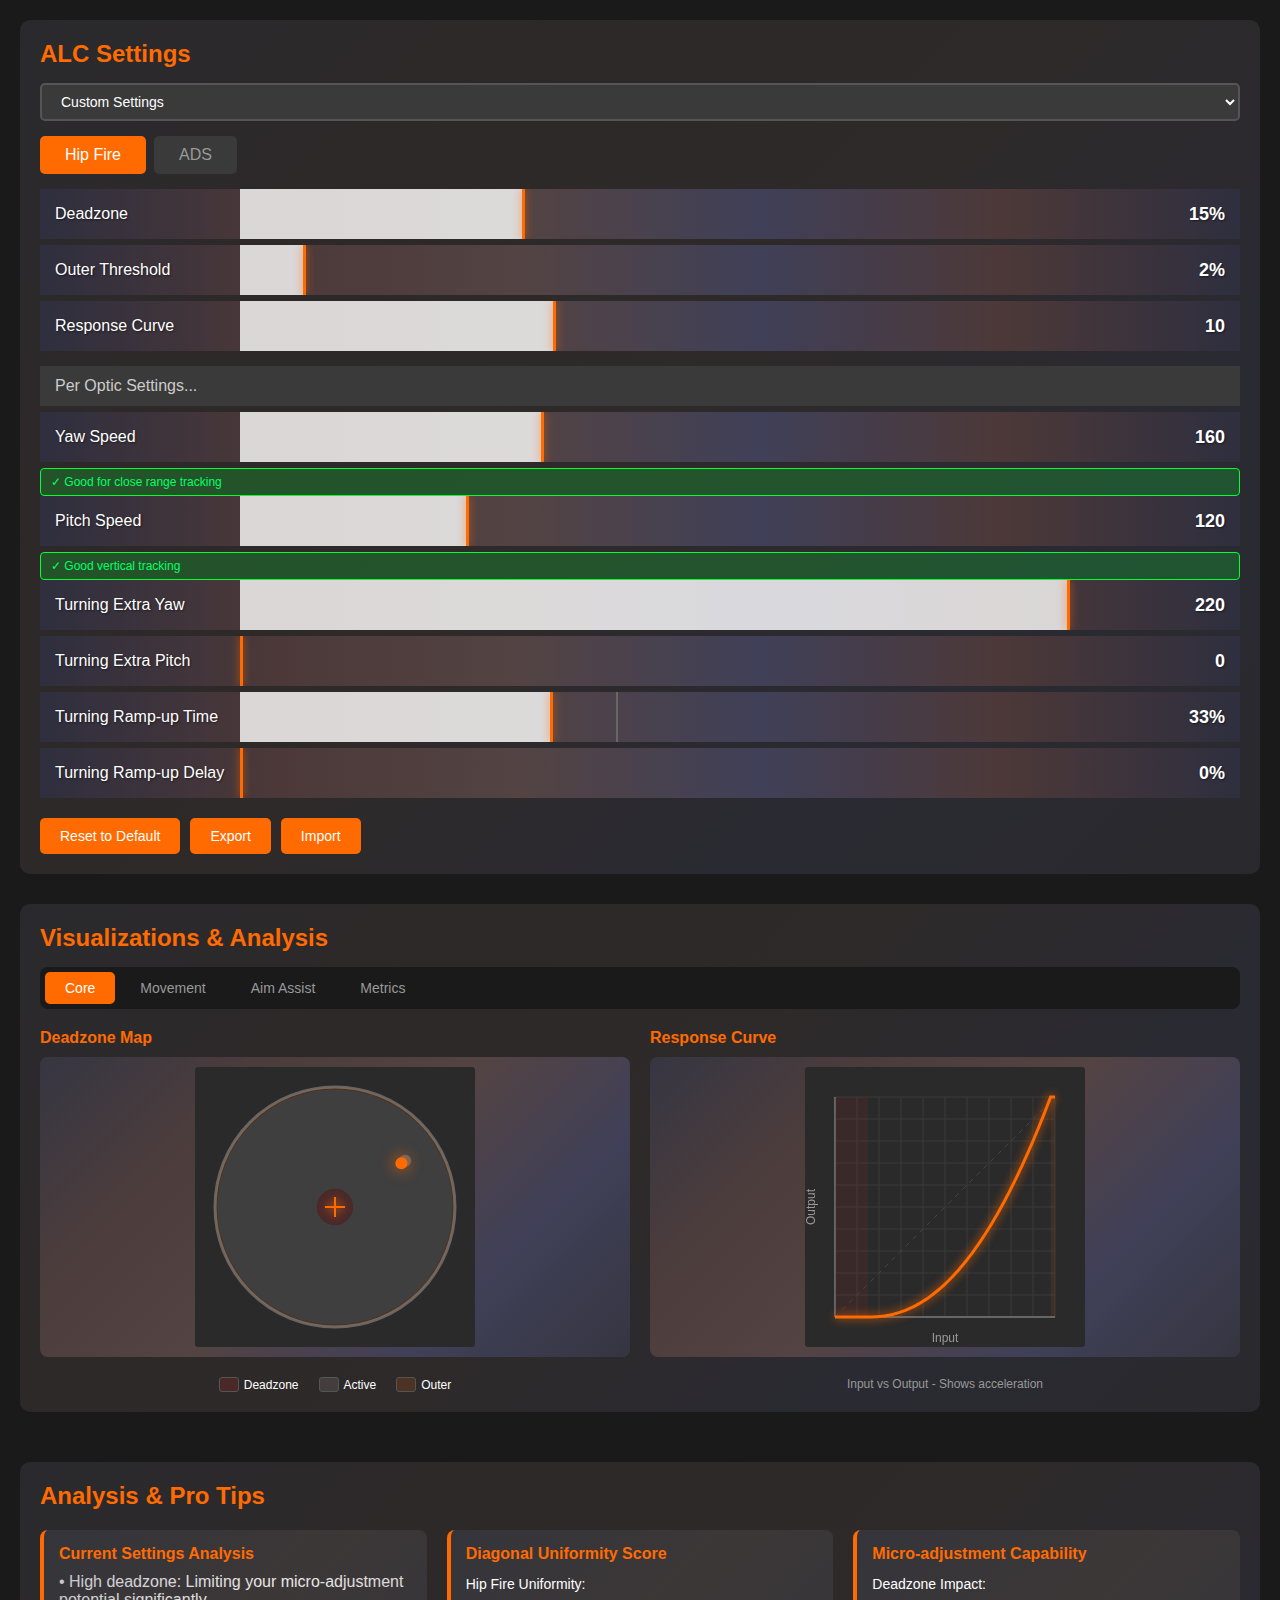
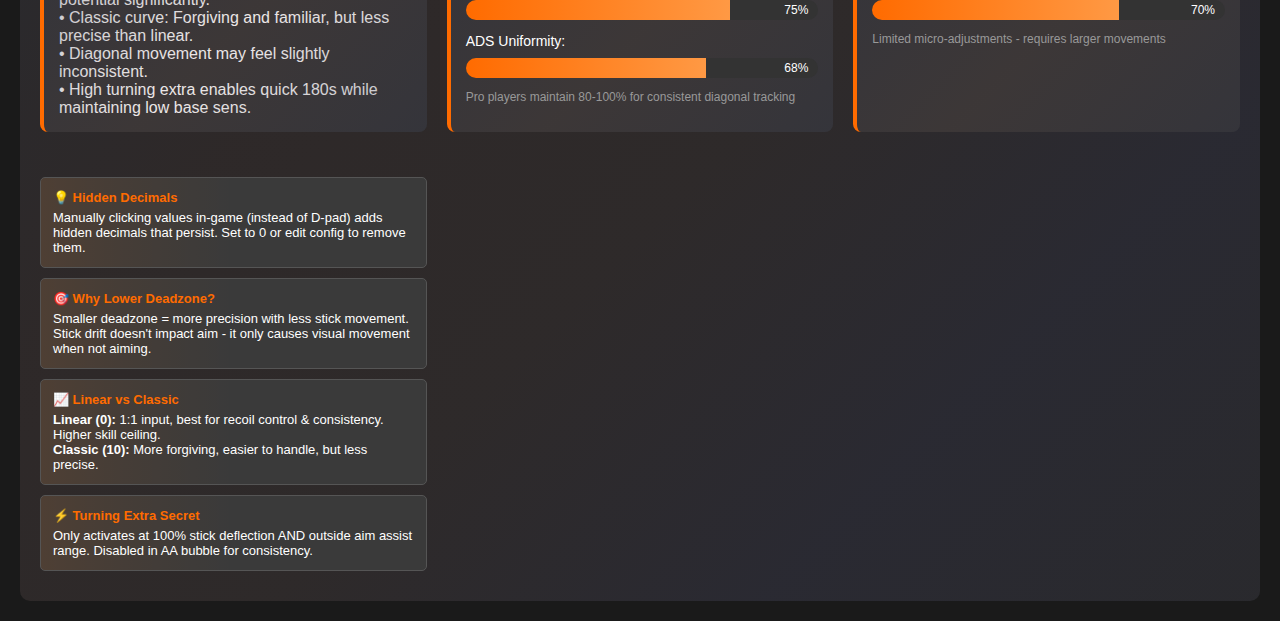
<file: index.html>
<!DOCTYPE html>
<html lang="en">
<head>
    <meta charset="UTF-8">
    <meta name="viewport" content="width=device-width, initial-scale=1.0">
    <title>Apex Legends ALC Settings Analyzer - Pro Edition</title>
    <style>
        * {
            margin: 0;
            padding: 0;
            box-sizing: border-box;
        }
        
        body {
            font-family: -apple-system, BlinkMacSystemFont, 'Segoe UI', Arial, sans-serif;
            background-color: #1a1a1a;
            color: #ffffff;
            padding: 20px;
            font-weight: 500;
        }
        
        .main-container {
            max-width: 1800px;
            margin: 0 auto;
            display: grid;
            grid-template-columns: 600px 1fr;
            gap: 30px;
        }
        
        /* Left Panel - Settings */
        .settings-panel {
            background-color: #2a2a2a;
            padding: 20px;
            border-radius: 10px;
            position: relative;
            overflow: hidden;
        }
        
        .settings-panel::before {
            content: '';
            position: absolute;
            top: 0;
            left: 0;
            right: 0;
            bottom: 0;
            background: linear-gradient(135deg, 
                rgba(40, 40, 60, 0.2) 0%,
                rgba(80, 30, 30, 0.1) 25%,
                rgba(120, 40, 40, 0.05) 50%,
                rgba(40, 40, 120, 0.1) 75%,
                rgba(40, 40, 60, 0.2) 100%
            );
            pointer-events: none;
        }
        
        .settings-panel > * {
            position: relative;
            z-index: 1;
        }
        
        /* Settings Row Styles */
        .setting-row {
            background-color: #4a4a4a;
            height: 50px;
            margin-bottom: 6px;
            display: flex;
            align-items: center;
            position: relative;
            overflow: hidden;
        }
        
        /* Gradient overlay for the 3D effect */
        .setting-row::before {
            content: '';
            position: absolute;
            top: 0;
            left: 0;
            right: 0;
            bottom: 0;
            background: linear-gradient(to right, 
                rgba(40, 40, 60, 0.8) 0%,
                rgba(80, 30, 30, 0.4) 20%,
                rgba(120, 40, 40, 0.2) 40%,
                rgba(40, 40, 120, 0.3) 60%,
                rgba(80, 30, 30, 0.4) 80%,
                rgba(40, 40, 60, 0.8) 100%
            );
            pointer-events: none;
        }
        
        /* Label */
        .setting-label {
            position: relative;
            z-index: 2;
            width: 200px;
            padding-left: 15px;
            font-size: 16px;
            text-shadow: 1px 1px 2px rgba(0, 0, 0, 0.5);
        }
        
        /* Slider container */
        .slider-container {
            flex: 1;
            height: 100%;
            position: relative;
            margin-right: 60px;
        }
        
        /* Hidden range input */
        .slider-input {
            position: absolute;
            width: 100%;
            height: 100%;
            opacity: 0;
            cursor: pointer;
            z-index: 4;
        }
        
        /* White fill bar */
        .slider-fill {
            position: absolute;
            left: 0;
            top: 0;
            height: 100%;
            background-color: rgba(255, 255, 255, 0.8);
            transition: width 0.1s ease;
            z-index: 1;
        }
        
        /* Orange indicator line */
        .slider-indicator {
            position: absolute;
            width: 3px;
            height: 100%;
            background-color: #ff6b00;
            top: 0;
            transition: left 0.1s ease;
            z-index: 3;
            box-shadow: 0 0 8px rgba(255, 107, 0, 0.8);
        }
        
        /* Gray vertical separator line */
        .slider-separator {
            position: absolute;
            width: 2px;
            height: 100%;
            background-color: #666;
            top: 0;
            z-index: 2;
        }
        
        /* Value display */
        .setting-value {
            position: absolute;
            right: 15px;
            font-size: 18px;
            font-weight: 600;
            z-index: 2;
            min-width: 50px;
            text-align: right;
            text-shadow: 1px 1px 2px rgba(0, 0, 0, 0.5);
        }
        
        /* Section headers */
        .section-header {
            background-color: #3a3a3a;
            height: 40px;
            margin: 15px 0 6px 0;
            display: flex;
            align-items: center;
            padding-left: 15px;
            font-size: 16px;
            color: #ccc;
        }
        
        /* Tab buttons */
        .tab-container {
            display: flex;
            gap: 8px;
            margin-bottom: 15px;
        }
        
        .tab-button {
            background-color: #3a3a3a;
            border: none;
            padding: 10px 25px;
            color: #999;
            font-size: 16px;
            cursor: pointer;
            transition: all 0.2s;
            font-weight: 500;
            border-radius: 5px;
        }
        
        .tab-button.active {
            background-color: #ff6b00;
            color: white;
        }
        
        .tab-button:hover:not(.active) {
            background-color: #4a4a4a;
        }
        
        .tab-content {
            display: none;
        }
        
        .tab-content.active {
            display: block;
        }
        
        /* Right Panel - Visualizations */
        .viz-panel {
            background-color: #2a2a2a;
            padding: 20px;
            border-radius: 10px;
            position: relative;
            overflow: hidden;
        }
        
        .viz-panel::before {
            content: '';
            position: absolute;
            top: 0;
            left: 0;
            right: 0;
            bottom: 0;
            background: linear-gradient(135deg, 
                rgba(40, 40, 60, 0.2) 0%,
                rgba(80, 30, 30, 0.1) 25%,
                rgba(120, 40, 40, 0.05) 50%,
                rgba(40, 40, 120, 0.1) 75%,
                rgba(40, 40, 60, 0.2) 100%
            );
            pointer-events: none;
        }
        
        /* Visualization tabs */
        .viz-tabs {
            display: flex;
            gap: 5px;
            margin-bottom: 20px;
            background-color: #1a1a1a;
            padding: 5px;
            border-radius: 8px;
        }
        
        .viz-tab {
            padding: 8px 20px;
            background-color: transparent;
            color: #999;
            border: none;
            border-radius: 5px;
            cursor: pointer;
            transition: all 0.3s;
            font-size: 14px;
        }
        
        .viz-tab.active {
            background-color: #ff6b00;
            color: white;
        }
        
        .viz-content {
            display: none;
        }
        
        .viz-content.active {
            display: block;
        }
        
        /* Canvas styling */
        .canvas-container {
            background-color: #4a4a4a;
            border-radius: 8px;
            padding: 10px;
            margin-bottom: 20px;
            position: relative;
            overflow: hidden;
        }
        
        .canvas-container::before {
            content: '';
            position: absolute;
            top: 0;
            left: 0;
            right: 0;
            bottom: 0;
            background: linear-gradient(135deg, 
                rgba(40, 40, 60, 0.6) 0%,
                rgba(80, 30, 30, 0.3) 25%,
                rgba(120, 40, 40, 0.2) 50%,
                rgba(40, 40, 120, 0.3) 75%,
                rgba(40, 40, 60, 0.6) 100%
            );
            pointer-events: none;
        }
        
        canvas {
            display: block;
            margin: 0 auto;
            background-color: #2a2a2a;
            border-radius: 4px;
            position: relative;
            z-index: 1;
        }
        
        /* Info boxes */
        .info-box {
            background-color: #3a3a3a;
            padding: 15px;
            border-radius: 8px;
            margin-bottom: 15px;
            border-left: 4px solid #ff6b00;
            position: relative;
            overflow: hidden;
        }
        
        .info-box::before {
            content: '';
            position: absolute;
            top: 0;
            left: 0;
            right: 0;
            bottom: 0;
            background: linear-gradient(135deg, 
                rgba(40, 40, 60, 0.3) 0%,
                rgba(80, 30, 30, 0.1) 50%,
                rgba(40, 40, 60, 0.3) 100%
            );
            pointer-events: none;
        }
        
        .info-box h3 {
            color: #ff6b00;
            margin-bottom: 10px;
            font-size: 16px;
            position: relative;
            z-index: 1;
        }
        
        .info-box p {
            font-size: 14px;
            line-height: 1.6;
            margin: 5px 0;
            position: relative;
            z-index: 1;
        }
        
        /* Stats grid */
        .stats-grid {
            display: grid;
            grid-template-columns: 1fr 1fr;
            gap: 10px;
            margin-bottom: 20px;
        }
        
        .stat-box {
            background-color: #4a4a4a;
            padding: 15px;
            border-radius: 5px;
            text-align: center;
            position: relative;
            overflow: hidden;
            border: 1px solid #555;
        }
        
        .stat-box::before {
            content: '';
            position: absolute;
            top: 0;
            left: 0;
            right: 0;
            bottom: 0;
            background: linear-gradient(135deg, 
                rgba(40, 40, 60, 0.5) 0%,
                rgba(80, 30, 30, 0.2) 50%,
                rgba(40, 40, 60, 0.5) 100%
            );
            pointer-events: none;
        }
        
        .stat-label {
            font-size: 12px;
            color: #999;
            position: relative;
            z-index: 1;
        }
        
        .stat-value {
            font-size: 24px;
            color: #ff6b00;
            font-weight: bold;
            position: relative;
            z-index: 1;
        }
        
        /* Action buttons */
        .action-buttons {
            margin-top: 20px;
            display: flex;
            gap: 10px;
            flex-wrap: wrap;
        }
        
        .action-button {
            background-color: #ff6b00;
            border: none;
            padding: 10px 20px;
            color: white;
            font-size: 14px;
            cursor: pointer;
            transition: all 0.2s;
            font-weight: 500;
            border-radius: 5px;
        }
        
        .action-button:hover {
            background-color: #ff8c2a;
            transform: translateY(-2px);
        }
        
        /* Preset selector */
        .preset-container {
            margin-bottom: 15px;
        }
        
        .preset-select {
            background-color: #3a3a3a;
            border: 2px solid #555;
            color: white;
            padding: 8px 15px;
            font-size: 14px;
            cursor: pointer;
            width: 100%;
            border-radius: 5px;
        }
        
        .preset-select option {
            background-color: #2a2a2a;
        }
        
        /* Warning system */
        .warning {
            padding: 6px 10px;
            border-radius: 4px;
            margin-top: 4px;
            font-size: 12px;
            font-weight: 500;
        }
        
        .warning-red {
            background-color: #ff333333;
            border: 1px solid #ff3333;
            color: #ff6666;
        }
        
        .warning-yellow {
            background-color: #ffaa0033;
            border: 1px solid #ffaa00;
            color: #ffcc00;
        }
        
        .warning-green {
            background-color: #00ff3333;
            border: 1px solid #00ff33;
            color: #00ff66;
        }
        
        /* Comparison bars */
        .comparison-bar {
            height: 20px;
            background-color: #333;
            border-radius: 10px;
            overflow: hidden;
            margin: 5px 0;
            position: relative;
        }
        
        .comparison-fill {
            height: 100%;
            background: linear-gradient(90deg, #ff6b00, #ff9944);
            transition: width 0.3s;
        }
        
        .comparison-label {
            position: absolute;
            right: 10px;
            top: 50%;
            transform: translateY(-50%);
            font-size: 12px;
            color: #fff;
        }
        
        .viz-panel h2, .viz-panel h3, .viz-panel > * {
            position: relative;
            z-index: 1;
        }
        
        .analysis-panel h2, .analysis-panel > * {
            position: relative;
            z-index: 1;
        }
        .analysis-panel {
            grid-column: 1 / -1;
            background-color: #2a2a2a;
            padding: 20px;
            border-radius: 10px;
            margin-top: 20px;
            position: relative;
            overflow: hidden;
        }
        
        .analysis-panel::before {
            content: '';
            position: absolute;
            top: 0;
            left: 0;
            right: 0;
            bottom: 0;
            background: linear-gradient(135deg, 
                rgba(40, 40, 60, 0.2) 0%,
                rgba(80, 30, 30, 0.1) 25%,
                rgba(120, 40, 40, 0.05) 50%,
                rgba(40, 40, 120, 0.1) 75%,
                rgba(40, 40, 60, 0.2) 100%
            );
            pointer-events: none;
        }
        
        .viz-panel h2, .viz-panel h3, .viz-panel > * {
            position: relative;
            z-index: 1;
        }
        
        .analysis-panel h2, .analysis-panel > * {
            position: relative;
            z-index: 1;
        }
        
        .analysis-grid {
            display: grid;
            grid-template-columns: repeat(auto-fit, minmax(300px, 1fr));
            gap: 20px;
        }
        
        /* Mobile responsiveness */
        @media (max-width: 1400px) {
            .main-container {
                grid-template-columns: 1fr;
            }
            
            .analysis-panel {
                grid-column: 1;
            }
        }
        
        /* Legend */
        .legend {
            display: flex;
            justify-content: center;
            gap: 20px;
            margin-top: 10px;
            font-size: 12px;
            flex-wrap: wrap;
        }
        
        .legend-item {
            display: flex;
            align-items: center;
            gap: 5px;
        }
        
        .legend-color {
            width: 20px;
            height: 15px;
            border-radius: 3px;
            border: 1px solid #555;
        }
        
        /* Pro tip styling */
        .pro-tip {
            background-color: #3a3a3a;
            border: 1px solid #555;
            padding: 12px;
            border-radius: 5px;
            margin: 10px 0;
            font-size: 13px;
            position: relative;
            overflow: hidden;
        }
        
        .pro-tip::before {
            content: '';
            position: absolute;
            top: 0;
            left: 0;
            right: 0;
            bottom: 0;
            background: linear-gradient(90deg, 
                rgba(255, 107, 0, 0.1) 0%,
                transparent 50%
            );
            pointer-events: none;
        }
        
        .pro-tip-title {
            color: #ff6b00;
            font-weight: bold;
            margin-bottom: 5px;
            position: relative;
            z-index: 1;
        }
        
        .pro-tip p {
            position: relative;
            z-index: 1;
        }
    </style>
</head>
<body>
    <div class="main-container">
        <!-- Settings Panel -->
        <div class="settings-panel">
            <h2 style="color: #ff6b00; margin-bottom: 15px;">ALC Settings</h2>
            
            <div class="preset-container">
                <select class="preset-select" id="presets">
                    <option value="custom">Custom Settings</option>
                    <option value="default">Default</option>
                    <option value="genburten">Genburten</option>
                    <option value="extesyy">Extesyy</option>
                </select>
            </div>

            <div class="tab-container">
                <button class="tab-button active" onclick="switchTab('hipfire')">Hip Fire</button>
                <button class="tab-button" onclick="switchTab('ads')">ADS</button>
            </div>

            <!-- Hip Fire Settings -->
            <div id="hipfire-tab" class="tab-content active">
                <!-- Deadzone Settings -->
                <div class="setting-row">
                    <div class="setting-label">Deadzone</div>
                    <div class="slider-container">
                        <input type="range" class="slider-input" id="deadzone" min="0" max="50" value="15" step="1">
                        <div class="slider-fill" id="deadzoneFill"></div>
                        <div class="slider-indicator" id="deadzoneIndicator"></div>
                    </div>
                    <div class="setting-value" id="deadzoneValue">15%</div>
                </div>
                <div id="deadzoneWarning"></div>

                <div class="setting-row">
                    <div class="setting-label">Outer Threshold</div>
                    <div class="slider-container">
                        <input type="range" class="slider-input" id="outerThreshold" min="0" max="30" value="2" step="1">
                        <div class="slider-fill" id="outerThresholdFill"></div>
                        <div class="slider-indicator" id="outerThresholdIndicator"></div>
                    </div>
                    <div class="setting-value" id="outerThresholdValue">2%</div>
                </div>
                <div id="outerThresholdWarning"></div>

                <div class="setting-row">
                    <div class="setting-label">Response Curve</div>
                    <div class="slider-container">
                        <input type="range" class="slider-input" id="responseCurve" min="0" max="30" value="10" step="1">
                        <div class="slider-fill" id="responseCurveFill"></div>
                        <div class="slider-indicator" id="responseCurveIndicator"></div>
                        <div class="slider-separator" id="responseCurveSeparator" style="left: 33.33%"></div>
                    </div>
                    <div class="setting-value" id="responseCurveValue">10</div>
                </div>

                <div class="section-header">Per Optic Settings...</div>

                <div class="setting-row">
                    <div class="setting-label">Yaw Speed</div>
                    <div class="slider-container">
                        <input type="range" class="slider-input" id="yawSpeed" min="0" max="500" value="160" step="1">
                        <div class="slider-fill" id="yawSpeedFill"></div>
                        <div class="slider-indicator" id="yawSpeedIndicator"></div>
                    </div>
                    <div class="setting-value" id="yawSpeedValue">160</div>
                </div>
                <div id="hipYawWarning"></div>

                <div class="setting-row">
                    <div class="setting-label">Pitch Speed</div>
                    <div class="slider-container">
                        <input type="range" class="slider-input" id="pitchSpeed" min="0" max="500" value="120" step="1">
                        <div class="slider-fill" id="pitchSpeedFill"></div>
                        <div class="slider-indicator" id="pitchSpeedIndicator"></div>
                    </div>
                    <div class="setting-value" id="pitchSpeedValue">120</div>
                </div>
                <div id="hipPitchWarning"></div>

                <div class="setting-row">
                    <div class="setting-label">Turning Extra Yaw</div>
                    <div class="slider-container">
                        <input type="range" class="slider-input" id="extraYaw" min="0" max="250" value="220" step="1">
                        <div class="slider-fill" id="extraYawFill"></div>
                        <div class="slider-indicator" id="extraYawIndicator"></div>
                    </div>
                    <div class="setting-value" id="extraYawValue">220</div>
                </div>

                <div class="setting-row">
                    <div class="setting-label">Turning Extra Pitch</div>
                    <div class="slider-container">
                        <input type="range" class="slider-input" id="extraPitch" min="0" max="250" value="0" step="1">
                        <div class="slider-fill" id="extraPitchFill"></div>
                        <div class="slider-indicator" id="extraPitchIndicator"></div>
                    </div>
                    <div class="setting-value" id="extraPitchValue">0</div>
                </div>

                <div class="setting-row">
                    <div class="setting-label">Turning Ramp-up Time</div>
                    <div class="slider-container">
                        <input type="range" class="slider-input" id="rampTime" min="0" max="100" value="33" step="1">
                        <div class="slider-fill" id="rampTimeFill"></div>
                        <div class="slider-indicator" id="rampTimeIndicator"></div>
                        <div class="slider-separator" id="rampTimeSeparator" style="left: 40%"></div>
                    </div>
                    <div class="setting-value" id="rampTimeValue">33%</div>
                </div>
                <div id="hipRampWarning"></div>

                <div class="setting-row">
                    <div class="setting-label">Turning Ramp-up Delay</div>
                    <div class="slider-container">
                        <input type="range" class="slider-input" id="rampDelay" min="0" max="100" value="0" step="1">
                        <div class="slider-fill" id="rampDelayFill"></div>
                        <div class="slider-indicator" id="rampDelayIndicator"></div>
                    </div>
                    <div class="setting-value" id="rampDelayValue">0%</div>
                </div>
            </div>

            <!-- ADS Settings -->
            <div id="ads-tab" class="tab-content">
                <div class="setting-row">
                    <div class="setting-label">ADS Yaw Speed</div>
                    <div class="slider-container">
                        <input type="range" class="slider-input" id="adsYawSpeed" min="0" max="500" value="110" step="1">
                        <div class="slider-fill" id="adsYawSpeedFill"></div>
                        <div class="slider-indicator" id="adsYawSpeedIndicator"></div>
                    </div>
                    <div class="setting-value" id="adsYawSpeedValue">110</div>
                </div>
                <div id="adsYawWarning"></div>

                <div class="setting-row">
                    <div class="setting-label">ADS Pitch Speed</div>
                    <div class="slider-container">
                        <input type="range" class="slider-input" id="adsPitchSpeed" min="0" max="500" value="75" step="1">
                        <div class="slider-fill" id="adsPitchSpeedFill"></div>
                        <div class="slider-indicator" id="adsPitchSpeedIndicator"></div>
                    </div>
                    <div class="setting-value" id="adsPitchSpeedValue">75</div>
                </div>
                <div id="adsPitchWarning"></div>

                <div class="setting-row">
                    <div class="setting-label">ADS Turning Extra Yaw</div>
                    <div class="slider-container">
                        <input type="range" class="slider-input" id="adsExtraYaw" min="0" max="250" value="30" step="1">
                        <div class="slider-fill" id="adsExtraYawFill"></div>
                        <div class="slider-indicator" id="adsExtraYawIndicator"></div>
                    </div>
                    <div class="setting-value" id="adsExtraYawValue">30</div>
                </div>

                <div class="setting-row">
                    <div class="setting-label">ADS Turning Extra Pitch</div>
                    <div class="slider-container">
                        <input type="range" class="slider-input" id="adsExtraPitch" min="0" max="250" value="30" step="1">
                        <div class="slider-fill" id="adsExtraPitchFill"></div>
                        <div class="slider-indicator" id="adsExtraPitchIndicator"></div>
                    </div>
                    <div class="setting-value" id="adsExtraPitchValue">30</div>
                </div>

                <div class="setting-row">
                    <div class="setting-label">ADS Turning Ramp-up Time</div>
                    <div class="slider-container">
                        <input type="range" class="slider-input" id="adsRampTime" min="0" max="100" value="100" step="1">
                        <div class="slider-fill" id="adsRampTimeFill"></div>
                        <div class="slider-indicator" id="adsRampTimeIndicator"></div>
                        <div class="slider-separator" id="adsRampTimeSeparator" style="left: 40%"></div>
                    </div>
                    <div class="setting-value" id="adsRampTimeValue">100%</div>
                </div>
                <div id="adsRampWarning"></div>

                <div class="setting-row">
                    <div class="setting-label">ADS Turning Ramp-up Delay</div>
                    <div class="slider-container">
                        <input type="range" class="slider-input" id="adsRampDelay" min="0" max="100" value="25" step="1">
                        <div class="slider-fill" id="adsRampDelayFill"></div>
                        <div class="slider-indicator" id="adsRampDelayIndicator"></div>
                    </div>
                    <div class="setting-value" id="adsRampDelayValue">25%</div>
                </div>
            </div>

            <div class="action-buttons">
                <button class="action-button" onclick="resetSettings()">Reset to Default</button>
                <button class="action-button" onclick="exportSettings()">Export</button>
                <button class="action-button" onclick="importSettings()">Import</button>
            </div>
        </div>

        <!-- Visualization Panel -->
        <div class="viz-panel">
            <h2 style="color: #ff6b00; margin-bottom: 15px;">Visualizations & Analysis</h2>
            
            <div class="viz-tabs">
                <button class="viz-tab active" onclick="switchVizTab('core')">Core</button>
                <button class="viz-tab" onclick="switchVizTab('movement')">Movement</button>
                <button class="viz-tab" onclick="switchVizTab('aimassist')">Aim Assist</button>
                <button class="viz-tab" onclick="switchVizTab('metrics')">Metrics</button>
            </div>

            <!-- Core Visualizations -->
            <div id="core-viz" class="viz-content active">
                <div style="display: grid; grid-template-columns: 1fr 1fr; gap: 20px;">
                    <div>
                        <h3 style="color: #ff6b00; margin-bottom: 10px; font-size: 16px;">Deadzone Map</h3>
                        <div class="canvas-container">
                            <canvas id="deadzoneCanvas" width="280" height="280"></canvas>
                        </div>
                        <div class="legend">
                            <div class="legend-item">
                                <div class="legend-color" style="background-color: rgba(120, 40, 40, 0.4);"></div>
                                <span>Deadzone</span>
                            </div>
                            <div class="legend-item">
                                <div class="legend-color" style="background-color: rgba(255, 255, 255, 0.1);"></div>
                                <span>Active</span>
                            </div>
                            <div class="legend-item">
                                <div class="legend-color" style="background-color: rgba(255, 107, 0, 0.15);"></div>
                                <span>Outer</span>
                            </div>
                        </div>
                    </div>
                    
                    <div>
                        <h3 style="color: #ff6b00; margin-bottom: 10px; font-size: 16px;">Response Curve</h3>
                        <div class="canvas-container">
                            <canvas id="curveCanvas" width="280" height="280"></canvas>
                        </div>
                        <p style="text-align: center; margin-top: 10px; font-size: 12px; color: #999;">
                            Input vs Output - Shows acceleration
                        </p>
                    </div>
                </div>
            </div>

            <!-- Movement Visualizations -->
            <div id="movement-viz" class="viz-content">
                <div>
                    <h3 style="color: #ff6b00; margin-bottom: 10px; font-size: 16px;">Strafe Tracking Analysis</h3>
                    <div class="canvas-container">
                        <canvas id="strafeCanvas" width="600" height="300"></canvas>
                    </div>
                    <div id="strafeStatusBox" style="display: none; background-color: #2a2a2a; padding: 15px; border-radius: 8px; margin-top: 15px; border: 2px solid #444; text-align: center;">
                    </div>
                </div>

                <div style="margin-top: 20px;">
                    <h3 style="color: #ff6b00; margin-bottom: 10px; font-size: 16px;">Diagonal Uniformity</h3>
                    <div class="canvas-container">
                        <canvas id="diagonalCanvas" width="600" height="250"></canvas>
                    </div>
                    <div id="diagonalAnalysis" style="background-color: #3a3a3a; padding: 15px; border-radius: 8px; margin-top: 15px; border: 2px solid #555;">
                        <div id="uniformityStatus" style="font-size: 18px; font-weight: bold; margin-bottom: 10px;">Loading...</div>
                        <p id="uniformityText">Analyzing diagonal movement...</p>
                    </div>
                </div>
            </div>

            <!-- Aim Assist Visualizations -->
            <div id="aimassist-viz" class="viz-content">
                <div>
                    <h3 style="color: #ff6b00; margin-bottom: 10px; font-size: 16px;">Aim Assist Behavior (0.3 PC Controller)</h3>
                    <div style="display: flex; gap: 10px; margin-bottom: 15px; align-items: center;">
                        <span>View Mode:</span>
                        <button class="action-button active" onclick="setAAMode('hipfire')" style="padding: 5px 15px;">Hip Fire</button>
                        <button class="action-button" onclick="setAAMode('ads')" style="padding: 5px 15px; background-color: #555;">ADS</button>
                    </div>
                    <div class="canvas-container">
                        <canvas id="aimAssistCanvas" width="600" height="300"></canvas>
                    </div>
                    <div class="info-box">
                        <h3>Aim Assist Mechanics</h3>
                        <div id="aaInfoContent">
                            <p>• <strong>Hip Fire Range:</strong> 3m to 33m (No AA under 3m or over 33m)</p>
                            <p>• <strong>AA Strength:</strong> 30% relative position maintenance within AA bubble</p>
                            <p>• <strong>Bubble Size:</strong> Scales with enemy distance (smaller at range)</p>
                            <p>• <strong>No Direct Assistance:</strong> No recoil control or bullet drop compensation</p>
                            <p>• Lower response curves provide smoother tracking within AA bubble</p>
                        </div>
                    </div>
                </div>
            </div>

            <!-- Metrics Visualizations -->
            <div id="metrics-viz" class="viz-content">
                <div class="stats-grid">
                    <div class="stat-box">
                        <div class="stat-label">Hip 180° Time</div>
                        <div class="stat-value" id="hip180Time">0.00s</div>
                    </div>
                    <div class="stat-box">
                        <div class="stat-label">Hip 180° w/ Extra</div>
                        <div class="stat-value" id="hip180TimeExtra">0.00s</div>
                    </div>
                    <div class="stat-box">
                        <div class="stat-label">ADS 180° Time</div>
                        <div class="stat-value" id="ads180Time">0.00s</div>
                    </div>
                    <div class="stat-box">
                        <div class="stat-label">ADS 180° w/ Extra</div>
                        <div class="stat-value" id="ads180TimeExtra">0.00s</div>
                    </div>
                </div>

                <div class="info-box" style="margin-top: 20px;">
                    <h3>Speed Breakdown</h3>
                    <p>Hip Fire Base: <span id="hipBaseSpeed" style="color: #ff6b00;">160°/s</span></p>
                    <p>Hip Fire Max: <span id="hipMaxSpeed" style="color: #ff6b00;">380°/s</span></p>
                    <p>ADS Base: <span id="adsBaseSpeed" style="color: #ff6b00;">110°/s</span></p>
                    <p>ADS Max: <span id="adsMaxSpeed" style="color: #ff6b00;">140°/s</span></p>
                </div>

                <div style="margin-top: 20px;">
                    <h3 style="color: #ff6b00; margin-bottom: 10px; font-size: 16px;">Effective Speed Comparison</h3>
                    <div class="canvas-container">
                        <canvas id="speedComparisonCanvas" width="600" height="300"></canvas>
                    </div>
                </div>
            </div>
        </div>

        <!-- Analysis Panel -->
        <div class="analysis-panel">
            <h2 style="color: #ff6b00; margin-bottom: 20px;">Analysis & Pro Tips</h2>
            
            <div class="analysis-grid">
                <div class="info-box">
                    <h3>Current Settings Analysis</h3>
                    <div id="analysisText">Loading analysis...</div>
                </div>

                <div class="info-box">
                    <h3>Diagonal Uniformity Score</h3>
                    <div id="diagonalUniformity">
                        <p>Hip Fire Uniformity:</p>
                        <div class="comparison-bar">
                            <div class="comparison-fill" id="hipUniformityBar" style="width: 75%"></div>
                            <span class="comparison-label" id="hipUniformityLabel">75%</span>
                        </div>
                        <p style="margin-top: 10px;">ADS Uniformity:</p>
                        <div class="comparison-bar">
                            <div class="comparison-fill" id="adsUniformityBar" style="width: 68%"></div>
                            <span class="comparison-label" id="adsUniformityLabel">68%</span>
                        </div>
                        <p style="margin-top: 10px; font-size: 12px; color: #999;">Pro players maintain 80-100% for consistent diagonal tracking</p>
                    </div>
                </div>

                <div class="info-box">
                    <h3>Micro-adjustment Capability</h3>
                    <div id="microAdjustment">
                        <p>Deadzone Impact:</p>
                        <div class="comparison-bar">
                            <div class="comparison-fill" id="microBar" style="width: 50%"></div>
                            <span class="comparison-label" id="microLabel">50%</span>
                        </div>
                        <p id="microText" style="margin-top: 10px; font-size: 12px; color: #999;">Lower deadzone = better micro-adjustments</p>
                    </div>
                </div>

                <div>
                    <div class="pro-tip">
                        <div class="pro-tip-title">💡 Hidden Decimals</div>
                        <p>Manually clicking values in-game (instead of D-pad) adds hidden decimals that persist. Set to 0 or edit config to remove them.</p>
                    </div>

                    <div class="pro-tip">
                        <div class="pro-tip-title">🎯 Why Lower Deadzone?</div>
                        <p>Smaller deadzone = more precision with less stick movement. Stick drift doesn't impact aim - it only causes visual movement when not aiming.</p>
                    </div>

                    <div class="pro-tip">
                        <div class="pro-tip-title">📈 Linear vs Classic</div>
                        <p><strong>Linear (0):</strong> 1:1 input, best for recoil control & consistency. Higher skill ceiling.<br>
                        <strong>Classic (10):</strong> More forgiving, easier to handle, but less precise.</p>
                    </div>

                    <div class="pro-tip">
                        <div class="pro-tip-title">⚡ Turning Extra Secret</div>
                        <p>Only activates at 100% stick deflection AND outside aim assist range. Disabled in AA bubble for consistency.</p>
                    </div>
                </div>
            </div>
        </div>
    </div>

    <script>
        // Setting configurations
        const settings = [
            'deadzone', 'outerThreshold', 'responseCurve', 'yawSpeed', 'pitchSpeed',
            'extraYaw', 'extraPitch', 'rampTime', 'rampDelay',
            'adsYawSpeed', 'adsPitchSpeed', 'adsExtraYaw', 'adsExtraPitch',
            'adsRampTime', 'adsRampDelay'
        ];

        // Settings that show percentage
        const percentageSettings = ['deadzone', 'outerThreshold', 'rampTime', 'rampDelay', 'adsRampTime', 'adsRampDelay'];

        // Preset configurations
        const presets = {
            default: {
                deadzone: 15,
                outerThreshold: 2,
                responseCurve: 10,
                yawSpeed: 160,
                pitchSpeed: 120,
                extraYaw: 220,
                extraPitch: 0,
                rampTime: 33,
                rampDelay: 0,
                adsYawSpeed: 110,
                adsPitchSpeed: 75,
                adsExtraYaw: 30,
                adsExtraPitch: 30,
                adsRampTime: 100,
                adsRampDelay: 25
            },
            genburten: {
                deadzone: 0,
                outerThreshold: 2,
                responseCurve: 0,
                yawSpeed: 500,
                pitchSpeed: 500,
                extraYaw: 0,
                extraPitch: 0,
                rampTime: 0,
                rampDelay: 0,
                adsYawSpeed: 130,
                adsPitchSpeed: 130,
                adsExtraYaw: 0,
                adsExtraPitch: 0,
                adsRampTime: 0,
                adsRampDelay: 0
            },
            extesyy: {
                deadzone: 0,
                outerThreshold: 2,
                responseCurve: 1,
                yawSpeed: 350,
                pitchSpeed: 320,
                extraYaw: 0,
                extraPitch: 0,
                rampTime: 0,
                rampDelay: 0,
                adsYawSpeed: 110,
                adsPitchSpeed: 110,
                adsExtraYaw: 0,
                adsExtraPitch: 0,
                adsRampTime: 0,
                adsRampDelay: 0
            }
        };

        // Canvas contexts
        const deadzoneCanvas = document.getElementById('deadzoneCanvas');
        const deadzoneCtx = deadzoneCanvas.getContext('2d');
        const curveCanvas = document.getElementById('curveCanvas');
        const curveCtx = curveCanvas.getContext('2d');
        const strafeCanvas = document.getElementById('strafeCanvas');
        const strafeCtx = strafeCanvas.getContext('2d');
        const diagonalCanvas = document.getElementById('diagonalCanvas');
        const diagonalCtx = diagonalCanvas.getContext('2d');
        const aimAssistCanvas = document.getElementById('aimAssistCanvas');
        const aimAssistCtx = aimAssistCanvas.getContext('2d');
        const speedComparisonCanvas = document.getElementById('speedComparisonCanvas');
        const speedComparisonCtx = speedComparisonCanvas.getContext('2d');

        let aaViewMode = 'hipfire';

        // Update slider visual elements
        function updateSlider(settingName) {
            const slider = document.getElementById(settingName);
            const fill = document.getElementById(settingName + 'Fill');
            const indicator = document.getElementById(settingName + 'Indicator');
            const valueDisplay = document.getElementById(settingName + 'Value');
            
            const value = slider.value;
            const max = slider.max;
            const percentage = (value / max) * 100;
            
            // Update fill width and indicator position
            fill.style.width = percentage + '%';
            indicator.style.left = percentage + '%';
            
            // Update value display
            if (percentageSettings.includes(settingName)) {
                valueDisplay.textContent = value + '%';
            } else {
                valueDisplay.textContent = value;
            }
        }

        // Initialize all sliders
        settings.forEach(setting => {
            const slider = document.getElementById(setting);
            if (slider) {
                // Update on input
                slider.addEventListener('input', () => {
                    updateSlider(setting);
                    updateWarnings();
                    updateVisualizations();
                    updateAnalysis();
                    updateStats();
                });
                // Initial update
                updateSlider(setting);
            }
        });

        // Tab switching
        function switchTab(tab) {
            document.querySelectorAll('.tab-button').forEach(btn => btn.classList.remove('active'));
            document.querySelectorAll('.tab-content').forEach(content => content.classList.remove('active'));
            
            if (tab === 'hipfire') {
                document.querySelector('.tab-button:first-child').classList.add('active');
                document.getElementById('hipfire-tab').classList.add('active');
            } else {
                document.querySelector('.tab-button:last-child').classList.add('active');
                document.getElementById('ads-tab').classList.add('active');
            }
        }

        function switchVizTab(tab) {
            document.querySelectorAll('.viz-tab').forEach(btn => btn.classList.remove('active'));
            document.querySelectorAll('.viz-content').forEach(content => content.classList.remove('active'));
            
            document.querySelector(`.viz-tab:nth-child(${['core', 'movement', 'aimassist', 'metrics'].indexOf(tab) + 1})`).classList.add('active');
            document.getElementById(`${tab}-viz`).classList.add('active');
        }

        function setAAMode(mode) {
            aaViewMode = mode;
            document.querySelectorAll('.action-button').forEach(btn => {
                if (btn.textContent === 'Hip Fire' || btn.textContent === 'ADS') {
                    btn.style.backgroundColor = '#555';
                }
            });
            event.target.style.backgroundColor = '#ff6b00';
            
            const infoContent = document.getElementById('aaInfoContent');
            if (mode === 'hipfire') {
                infoContent.innerHTML = `
                    <p>• <strong>Hip Fire Range:</strong> 3m to 33m (No AA under 3m or over 33m)</p>
                    <p>• <strong>AA Strength:</strong> 30% relative position maintenance within AA bubble</p>
                    <p>• <strong>Bubble Size:</strong> Scales with enemy distance (smaller at range)</p>
                    <p>• <strong>No Direct Assistance:</strong> No recoil control or bullet drop compensation</p>
                    <p>• Lower response curves provide smoother tracking within AA bubble</p>
                `;
            } else {
                infoContent.innerHTML = `
                    <p>• <strong>ADS Range:</strong> No technical limit (practical limit based on bubble size)</p>
                    <p>• <strong>AA Strength:</strong> 30% relative position maintenance within AA bubble</p>
                    <p>• <strong>Bubble Scaling:</strong> Decreases with distance, increases with optic magnification</p>
                    <p>• <strong>Magnification Effect:</strong> Higher zoom = larger on-screen bubble = more effective AA</p>
                    <p>• <strong>Limitations:</strong> No recoil control, no bullet drop/velocity compensation</p>
                `;
            }
            
            drawAimAssist();
        }

        // Preset handling
        document.getElementById('presets').addEventListener('change', (e) => {
            if (e.target.value !== 'custom') {
                const preset = presets[e.target.value];
                Object.keys(preset).forEach(key => {
                    const slider = document.getElementById(key);
                    if (slider) {
                        slider.value = preset[key];
                        updateSlider(key);
                    }
                });
                updateWarnings();
                updateVisualizations();
                updateAnalysis();
                updateStats();
            }
        });

        // Warning system
        function updateWarnings() {
            // Hip fire yaw warnings
            const hipYaw = parseInt(document.getElementById('yawSpeed').value);
            const hipPitch = parseInt(document.getElementById('pitchSpeed').value);
            const hipYawWarning = document.getElementById('hipYawWarning');
            const hipPitchWarning = document.getElementById('hipPitchWarning');
            
            hipYawWarning.innerHTML = '';
            hipPitchWarning.innerHTML = '';
            
            if (hipYaw < 90) {
                hipYawWarning.innerHTML = '<div class="warning warning-red">⚠️ Below 90°/s - Cannot track close range strafes at 3m</div>';
            } else if (hipYaw < 130) {
                hipYawWarning.innerHTML = '<div class="warning warning-yellow">⚡ Minimum viable - limited strafe tracking</div>';
            } else if (hipYaw > 180) {
                hipYawWarning.innerHTML = '<div class="warning warning-yellow">⚠️ Exceeding 180°/s - Extra speed may be hard to control</div>';
            } else {
                hipYawWarning.innerHTML = '<div class="warning warning-green">✓ Good for close range tracking</div>';
            }
            
            if (hipPitch <= 49) {
                hipPitchWarning.innerHTML = '<div class="warning warning-red">⚠️ Below 50°/s - Cannot track close range vertical movement</div>';
            } else if (hipPitch >= 50 && hipPitch <= 59) {
                hipPitchWarning.innerHTML = '<div class="warning warning-yellow">⚡ Minimum viable - limited vertical tracking</div>';
            } else if (hipPitch > 180) {
                hipPitchWarning.innerHTML = '<div class="warning warning-yellow">⚠️ Exceeding 180°/s - Extra speed may be hard to control</div>';
            } else {
                hipPitchWarning.innerHTML = '<div class="warning warning-green">✓ Good vertical tracking</div>';
            }
            
            // ADS warnings
            const adsYaw = parseInt(document.getElementById('adsYawSpeed').value);
            const adsPitch = parseInt(document.getElementById('adsPitchSpeed').value);
            const adsYawWarning = document.getElementById('adsYawWarning');
            const adsPitchWarning = document.getElementById('adsPitchWarning');
            
            adsYawWarning.innerHTML = '';
            adsPitchWarning.innerHTML = '';
            
            if (adsYaw < 45) {
                adsYawWarning.innerHTML = '<div class="warning warning-red">⚠️ Below 45°/s - Cannot track basic movement</div>';
            } else if (adsYaw < 75) {
                adsYawWarning.innerHTML = '<div class="warning warning-yellow">⚡ Minimum viable for tracking</div>';
            } else if (adsYaw > 120) {
                adsYawWarning.innerHTML = '<div class="warning warning-yellow">⚠️ Exceeding 120°/s - May be too fast for ADS precision</div>';
            } else {
                adsYawWarning.innerHTML = '<div class="warning warning-green">✓ Good tracking potential</div>';
            }
            
            if (adsPitch < 45) {
                adsPitchWarning.innerHTML = '<div class="warning warning-red">⚠️ Below 45°/s - Cannot track basic movement</div>';
            } else if (adsPitch < 75) {
                adsPitchWarning.innerHTML = '<div class="warning warning-yellow">⚡ Minimum viable for tracking</div>';
            } else if (adsPitch > 120) {
                adsPitchWarning.innerHTML = '<div class="warning warning-yellow">⚠️ Exceeding 120°/s - May be too fast for ADS precision</div>';
            } else {
                adsPitchWarning.innerHTML = '<div class="warning warning-green">✓ Good tracking potential</div>';
            }
            
            // Outer threshold warning
            const outerWarning = document.getElementById('outerThresholdWarning');
            outerWarning.innerHTML = '';
            
            if (document.getElementById('outerThreshold').value < 2) {
                outerWarning.innerHTML = '<div class="warning warning-red">⚠️ ALPS controllers need minimum 2% to avoid edge detection issues</div>';
            }
        }

        // Calculate uniformity
        function calculateUniformity(yaw, pitch) {
            const min = Math.min(yaw, pitch);
            const max = Math.max(yaw, pitch);
            return max > 0 ? (min / max * 100) : 100;
        }

        // Update diagonal uniformity
        function updateDiagonalUniformity() {
            const hipYaw = parseInt(document.getElementById('yawSpeed').value);
            const hipPitch = parseInt(document.getElementById('pitchSpeed').value);
            const adsYaw = parseInt(document.getElementById('adsYawSpeed').value);
            const adsPitch = parseInt(document.getElementById('adsPitchSpeed').value);
            
            const hipUniformity = calculateUniformity(hipYaw, hipPitch);
            const adsUniformity = calculateUniformity(adsYaw, adsPitch);
            
            document.getElementById('hipUniformityBar').style.width = hipUniformity + '%';
            document.getElementById('hipUniformityLabel').textContent = Math.round(hipUniformity) + '%';
            document.getElementById('adsUniformityBar').style.width = adsUniformity + '%';
            document.getElementById('adsUniformityLabel').textContent = Math.round(adsUniformity) + '%';
            
            const worstUniformity = Math.min(hipUniformity, adsUniformity);
            const statusEl = document.getElementById('uniformityStatus');
            const textEl = document.getElementById('uniformityText');
            
            if (worstUniformity >= 80) {
                statusEl.style.color = '#ff6b00';
                statusEl.textContent = '✓ Excellent Diagonal Uniformity';
                textEl.textContent = 'Your diagonal movement will feel consistent and predictable. Pro-level settings!';
            } else if (worstUniformity >= 60) {
                statusEl.style.color = '#ffcc00';
                statusEl.textContent = '⚡ Acceptable Diagonal Uniformity';
                textEl.textContent = 'Some diagonal inconsistency. Consider matching yaw/pitch closer for better feel.';
            } else {
                statusEl.style.color = '#ff6666';
                statusEl.textContent = '⚠️ Poor Diagonal Uniformity';
                textEl.textContent = 'Diagonal tracking will feel very inconsistent! Match yaw and pitch speeds.';
            }
        }

        // Update stats
        function updateStats() {
            const hipYaw = parseInt(document.getElementById('yawSpeed').value);
            const hipYawExtra = parseInt(document.getElementById('yawSpeed').value) + parseInt(document.getElementById('extraYaw').value);
            const adsYaw = parseInt(document.getElementById('adsYawSpeed').value);
            const adsYawExtra = parseInt(document.getElementById('adsYawSpeed').value) + parseInt(document.getElementById('adsExtraYaw').value);
            
            document.getElementById('hip180Time').textContent = (180 / hipYaw).toFixed(2) + 's';
            document.getElementById('hip180TimeExtra').textContent = (180 / hipYawExtra).toFixed(2) + 's';
            document.getElementById('ads180Time').textContent = (180 / adsYaw).toFixed(2) + 's';
            document.getElementById('ads180TimeExtra').textContent = (180 / adsYawExtra).toFixed(2) + 's';
            
            document.getElementById('hipBaseSpeed').textContent = hipYaw + '°/s';
            document.getElementById('hipMaxSpeed').textContent = hipYawExtra + '°/s';
            document.getElementById('adsBaseSpeed').textContent = adsYaw + '°/s';
            document.getElementById('adsMaxSpeed').textContent = adsYawExtra + '°/s';
        }

        // Update micro adjustment
        function updateMicroAdjustment() {
            const deadzone = parseInt(document.getElementById('deadzone').value);
            const capability = Math.max(0, 100 - deadzone * 2);
            
            document.getElementById('microBar').style.width = capability + '%';
            document.getElementById('microLabel').textContent = capability + '%';
            
            let text;
            if (deadzone === 0) {
                text = "Perfect micro-adjustments - maximum precision possible";
            } else if (deadzone < 5) {
                text = "Excellent micro-adjustments - minimal input required";
            } else if (deadzone < 15) {
                text = "Good micro-adjustments - balanced precision";
            } else {
                text = "Limited micro-adjustments - requires larger movements";
            }
            document.getElementById('microText').textContent = text;
        }

        // Update analysis
        function updateAnalysis() {
            const deadzone = parseInt(document.getElementById('deadzone').value);
            const curve = parseInt(document.getElementById('responseCurve').value);
            const hipYaw = parseInt(document.getElementById('yawSpeed').value);
            const hipPitch = parseInt(document.getElementById('pitchSpeed').value);
            const adsYaw = parseInt(document.getElementById('adsYawSpeed').value);
            const extraYaw = parseInt(document.getElementById('extraYaw').value);
            
            let analysis = "";
            
            // Deadzone analysis
            if (deadzone === 0) {
                analysis += "• Perfect deadzone: Maximum micro-adjustment capability.<br>";
            } else if (deadzone < 5) {
                analysis += "• Excellent deadzone: Great micro-adjustments with minimal input.<br>";
            } else if (deadzone < 15) {
                analysis += "• Moderate deadzone: Balanced but could benefit from lowering.<br>";
            } else {
                analysis += "• High deadzone: Limiting your micro-adjustment potential significantly.<br>";
            }
            
            // Curve analysis
            if (curve == 0) {
                analysis += "• Linear response: Maximum control for recoil and tracking. High skill ceiling.<br>";
            } else if (curve <= 5) {
                analysis += "• Mild curve: Good balance between control and forgiveness.<br>";
            } else if (curve == 10) {
                analysis += "• Classic curve: Forgiving and familiar, but less precise than linear.<br>";
            } else {
                analysis += "• Heavy curve: Very forgiving but sacrifices precision and consistency.<br>";
            }
            
            // Speed analysis
            if (hipYaw < 90) {
                analysis += "• ⚠️ CRITICAL: Hip fire too slow for close range! Increase to at least 90°/s.<br>";
            } else if (hipYaw < 130) {
                analysis += "• Hip fire speed is minimum viable. Consider increasing for better close range.<br>";
            }
            
            if (adsYaw < 45) {
                analysis += "• ⚠️ CRITICAL: ADS too slow for basic tracking! Increase to at least 45°/s.<br>";
            } else if (adsYaw < 75) {
                analysis += "• ADS speed is minimum viable. Consider increasing for better tracking.<br>";
            }
            
            const hipUniformity = calculateUniformity(hipYaw, hipPitch);
            if (hipUniformity < 70) {
                analysis += "• ⚠️ Poor diagonal uniformity! Match yaw/pitch speeds for consistent aim.<br>";
            } else if (hipUniformity < 85) {
                analysis += "• Diagonal movement may feel slightly inconsistent.<br>";
            }
            
            if (extraYaw > 100) {
                analysis += "• High turning extra enables quick 180s while maintaining low base sens.<br>";
            } else if (extraYaw === 0) {
                analysis += "• No turning extra: Consider adding some for emergency flicks.<br>";
            }
            
            const avgSpeed = (hipYaw + hipPitch) / 2;
            if (curve === 0 && deadzone < 5 && avgSpeed > 150 && hipUniformity > 85) {
                analysis += "<br><strong>🏆 Pro-level setup detected! High skill ceiling configuration.</strong>";
            } else if (curve > 15 || deadzone > 20) {
                analysis += "<br><strong>⚠️ Settings may be limiting your potential. Consider moving toward linear/low deadzone.</strong>";
            }
            
            document.getElementById('analysisText').innerHTML = analysis;
            
            updateMicroAdjustment();
            updateDiagonalUniformity();
        }

        // Visualization functions
        function applyDeadzone(x, y, deadzone, outerThreshold) {
            const magnitude = Math.sqrt(x * x + y * y);
            const deadzoneValue = deadzone / 100;
            const outerValue = outerThreshold / 100;
            
            if (magnitude < deadzoneValue) return { x: 0, y: 0, inDeadzone: true };
            
            let adjustedMagnitude = magnitude;
            if (magnitude > 1 - outerValue) {
                adjustedMagnitude = 1 - outerValue;
            }
            
            const scaled = (adjustedMagnitude - deadzoneValue) / (1 - deadzoneValue - outerValue);
            const angle = Math.atan2(y, x);
            
            return {
                x: scaled * Math.cos(angle),
                y: scaled * Math.sin(angle),
                inDeadzone: false,
                inOuter: magnitude > 1 - outerValue
            };
        }

        function applyResponseCurve(input, curveValue) {
            const absInput = Math.abs(input);
            let output;
            
            if (curveValue == 0) {
                output = absInput;
            } else if (curveValue <= 5) {
                const power = 1 + (curveValue * 0.2);
                output = Math.pow(absInput, power);
            } else if (curveValue <= 9) {
                const t = (curveValue - 5) / 4;
                const linearOutput = absInput;
                const classicOutput = Math.pow(absInput, 2.2);
                output = linearOutput * (1 - t) + classicOutput * t;
            } else if (curveValue == 10) {
                output = Math.pow(absInput, 2.2);
            } else if (curveValue < 20) {
                const power = 2.2 + (curveValue - 10) * 0.15;
                output = Math.pow(absInput, power);
            } else {
                const power = 3.7 + (curveValue - 20) * 0.25;
                output = Math.pow(absInput, power);
            }
            
            return Math.sign(input) * output;
        }

        function drawDeadzone() {
            const centerX = deadzoneCanvas.width / 2;
            const centerY = deadzoneCanvas.height / 2;
            const maxRadius = Math.min(centerX, centerY) - 20;
            
            deadzoneCtx.clearRect(0, 0, deadzoneCanvas.width, deadzoneCanvas.height);
            
            deadzoneCtx.fillStyle = '#2a2a2a';
            deadzoneCtx.fillRect(0, 0, deadzoneCanvas.width, deadzoneCanvas.height);
            
            // Outer ring
            deadzoneCtx.strokeStyle = '#666';
            deadzoneCtx.lineWidth = 3;
            deadzoneCtx.beginPath();
            deadzoneCtx.arc(centerX, centerY, maxRadius, 0, Math.PI * 2);
            deadzoneCtx.stroke();
            
            const outerThresholdRadius = maxRadius * (1 - document.getElementById('outerThreshold').value / 100);
            deadzoneCtx.fillStyle = 'rgba(255, 107, 0, 0.15)';
            deadzoneCtx.beginPath();
            deadzoneCtx.arc(centerX, centerY, maxRadius, 0, Math.PI * 2);
            deadzoneCtx.arc(centerX, centerY, outerThresholdRadius, 0, Math.PI * 2, true);
            deadzoneCtx.fill();
            
            const deadzoneRadius = maxRadius * (document.getElementById('deadzone').value / 100);
            deadzoneCtx.fillStyle = 'rgba(255, 255, 255, 0.1)';
            deadzoneCtx.beginPath();
            deadzoneCtx.arc(centerX, centerY, outerThresholdRadius, 0, Math.PI * 2);
            deadzoneCtx.arc(centerX, centerY, deadzoneRadius, 0, Math.PI * 2, true);
            deadzoneCtx.fill();
            
            deadzoneCtx.fillStyle = 'rgba(120, 40, 40, 0.4)';
            deadzoneCtx.beginPath();
            deadzoneCtx.arc(centerX, centerY, deadzoneRadius, 0, Math.PI * 2);
            deadzoneCtx.fill();
            
            // Center crosshair
            deadzoneCtx.strokeStyle = '#ff6b00';
            deadzoneCtx.lineWidth = 2;
            deadzoneCtx.shadowBlur = 10;
            deadzoneCtx.shadowColor = '#ff6b00';
            deadzoneCtx.beginPath();
            deadzoneCtx.moveTo(centerX - 10, centerY);
            deadzoneCtx.lineTo(centerX + 10, centerY);
            deadzoneCtx.moveTo(centerX, centerY - 10);
            deadzoneCtx.lineTo(centerX, centerY + 10);
            deadzoneCtx.stroke();
            deadzoneCtx.shadowBlur = 0;
            
            const stickAngle = Date.now() / 2000;
            const stickRadius = maxRadius * 0.7;
            const stickX = Math.cos(stickAngle) * stickRadius / maxRadius;
            const stickY = Math.sin(stickAngle) * stickRadius / maxRadius;
            
            const processed = applyDeadzone(stickX, stickY, document.getElementById('deadzone').value, document.getElementById('outerThreshold').value);
            
            // Input position
            deadzoneCtx.fillStyle = '#666';
            deadzoneCtx.beginPath();
            deadzoneCtx.arc(centerX + stickX * maxRadius, centerY + stickY * maxRadius, 6, 0, Math.PI * 2);
            deadzoneCtx.fill();
            
            if (!processed.inDeadzone) {
                // Output position
                deadzoneCtx.fillStyle = '#ff6b00';
                deadzoneCtx.shadowBlur = 15;
                deadzoneCtx.shadowColor = '#ff6b00';
                deadzoneCtx.beginPath();
                deadzoneCtx.arc(centerX + processed.x * maxRadius, centerY + processed.y * maxRadius, 6, 0, Math.PI * 2);
                deadzoneCtx.fill();
                deadzoneCtx.shadowBlur = 0;
                
                // Connection line
                deadzoneCtx.strokeStyle = '#ff6b00';
                deadzoneCtx.lineWidth = 2;
                deadzoneCtx.setLineDash([5, 5]);
                deadzoneCtx.beginPath();
                deadzoneCtx.moveTo(centerX + stickX * maxRadius, centerY + stickY * maxRadius);
                deadzoneCtx.lineTo(centerX + processed.x * maxRadius, centerY + processed.y * maxRadius);
                deadzoneCtx.stroke();
                deadzoneCtx.setLineDash([]);
            }
        }

        function drawResponseCurve() {
            const width = curveCanvas.width;
            const height = curveCanvas.height;
            const padding = 30;
            const graphWidth = width - 2 * padding;
            const graphHeight = height - 2 * padding;
            
            curveCtx.clearRect(0, 0, width, height);
            
            curveCtx.fillStyle = '#2a2a2a';
            curveCtx.fillRect(0, 0, width, height);
            
            const deadzonePercent = parseInt(document.getElementById('deadzone').value) / 100;
            const outerThresholdPercent = Math.max(0.01, parseInt(document.getElementById('outerThreshold').value) / 100);
            
            // Grid
            curveCtx.strokeStyle = '#3a3a3a';
            curveCtx.lineWidth = 1;
            
            for (let i = 0; i <= 10; i++) {
                const x = padding + (i / 10) * graphWidth;
                curveCtx.beginPath();
                curveCtx.moveTo(x, padding);
                curveCtx.lineTo(x, height - padding);
                curveCtx.stroke();
                
                const y = padding + (i / 10) * graphHeight;
                curveCtx.beginPath();
                curveCtx.moveTo(padding, y);
                curveCtx.lineTo(width - padding, y);
                curveCtx.stroke();
            }
            
            // Axes
            curveCtx.strokeStyle = '#666';
            curveCtx.lineWidth = 2;
            curveCtx.beginPath();
            curveCtx.moveTo(padding, height - padding);
            curveCtx.lineTo(width - padding, height - padding);
            curveCtx.moveTo(padding, padding);
            curveCtx.lineTo(padding, height - padding);
            curveCtx.stroke();
            
            // Linear reference
            curveCtx.strokeStyle = '#444';
            curveCtx.lineWidth = 1;
            curveCtx.setLineDash([5, 5]);
            curveCtx.beginPath();
            curveCtx.moveTo(padding, height - padding);
            curveCtx.lineTo(width - padding, padding);
            curveCtx.stroke();
            curveCtx.setLineDash([]);
            
            // Deadzone area
            if (deadzonePercent > 0) {
                curveCtx.fillStyle = 'rgba(120, 40, 40, 0.2)';
                curveCtx.fillRect(padding, padding, deadzonePercent * graphWidth, graphHeight);
            }
            
            // Outer threshold area
            curveCtx.fillStyle = 'rgba(255, 107, 0, 0.1)';
            curveCtx.fillRect(
                padding + (1 - outerThresholdPercent) * graphWidth, 
                padding, 
                outerThresholdPercent * graphWidth, 
                graphHeight
            );
            
            // Response curve
            curveCtx.strokeStyle = '#ff6b00';
            curveCtx.lineWidth = 3;
            curveCtx.shadowBlur = 10;
            curveCtx.shadowColor = '#ff6b00';
            curveCtx.beginPath();
            
            for (let i = 0; i <= 100; i++) {
                const rawInput = i / 100;
                let x = padding + rawInput * graphWidth;
                let y = height - padding;
                
                if (rawInput <= deadzonePercent) {
                    y = height - padding;
                } else if (rawInput >= 1 - outerThresholdPercent) {
                    y = padding;
                } else {
                    const normalizedInput = (rawInput - deadzonePercent) / (1 - deadzonePercent - outerThresholdPercent);
                    const curvedOutput = applyResponseCurve(normalizedInput, document.getElementById('responseCurve').value);
                    y = height - padding - curvedOutput * graphHeight;
                }
                
                if (i === 0) {
                    curveCtx.moveTo(x, y);
                } else {
                    curveCtx.lineTo(x, y);
                }
            }
            
            curveCtx.stroke();
            curveCtx.shadowBlur = 0;
            
            // Labels
            curveCtx.fillStyle = '#999';
            curveCtx.font = '12px Arial';
            curveCtx.textAlign = 'center';
            curveCtx.fillText('Input', width / 2, height - 5);
            curveCtx.save();
            curveCtx.translate(10, height / 2);
            curveCtx.rotate(-Math.PI / 2);
            curveCtx.fillText('Output', 0, 0);
            curveCtx.restore();
        }

        function drawStrafeTracking() {
            const width = strafeCanvas.width;
            const height = strafeCanvas.height;
            const padding = 40;
            const graphWidth = width - 2 * padding;
            const graphHeight = height - 2 * padding;
            
            strafeCtx.clearRect(0, 0, width, height);
            
            strafeCtx.fillStyle = '#2a2a2a';
            strafeCtx.fillRect(0, 0, width, height);
            
            const hipYaw = parseInt(document.getElementById('yawSpeed').value);
            const adsYaw = parseInt(document.getElementById('adsYawSpeed').value);
            
            const maxDistance = 50;
            const maxSpeed = 200;
            
            // Grid
            strafeCtx.strokeStyle = '#3a3a3a';
            strafeCtx.lineWidth = 1;
            
            const distances = [3, 10, 20, 30, 40, 50];
            distances.forEach(dist => {
                const x = padding + (dist / maxDistance) * graphWidth;
                strafeCtx.beginPath();
                strafeCtx.moveTo(x, padding);
                strafeCtx.lineTo(x, height - padding);
                strafeCtx.stroke();
                
                strafeCtx.fillStyle = '#666';
                strafeCtx.font = '10px Arial';
                strafeCtx.textAlign = 'center';
                strafeCtx.fillText(dist + 'm', x, height - padding + 15);
            });
            
            const speeds = [0, 25, 50, 75, 100, 125, 150, 175, 200];
            speeds.forEach(speed => {
                const y = height - padding - (speed / maxSpeed) * graphHeight;
                strafeCtx.beginPath();
                strafeCtx.moveTo(padding, y);
                strafeCtx.lineTo(width - padding, y);
                strafeCtx.stroke();
                
                strafeCtx.fillStyle = '#666';
                strafeCtx.font = '10px Arial';
                strafeCtx.textAlign = 'right';
                strafeCtx.fillText(speed + '°/s', padding - 5, y + 3);
            });
            
            // Fill zones with themed colors
            strafeCtx.fillStyle = 'rgba(255, 255, 255, 0.05)';
            strafeCtx.beginPath();
            strafeCtx.moveTo(padding, padding);
            strafeCtx.lineTo(width - padding, padding);
            
            for (let x = width - padding; x >= padding; x--) {
                const dist = ((x - padding) / graphWidth) * maxDistance;
                if (dist < 3) continue;
                const requiredSpeed = 90 * (3 / dist);
                const y = height - padding - (Math.min(requiredSpeed, maxSpeed) / maxSpeed) * graphHeight;
                strafeCtx.lineTo(x, y);
            }
            
            strafeCtx.closePath();
            strafeCtx.fill();
            
            strafeCtx.fillStyle = 'rgba(120, 40, 40, 0.15)';
            strafeCtx.beginPath();
            
            strafeCtx.moveTo(padding, height - padding);
            
            for (let x = padding; x <= width - padding; x++) {
                const dist = ((x - padding) / graphWidth) * maxDistance;
                if (dist < 3) {
                    strafeCtx.lineTo(x, padding);
                } else {
                    const requiredSpeed = 90 * (3 / dist);
                    const y = height - padding - (Math.min(requiredSpeed, maxSpeed) / maxSpeed) * graphHeight;
                    strafeCtx.lineTo(x, y);
                }
            }
            
            strafeCtx.lineTo(width - padding, height - padding);
            strafeCtx.closePath();
            strafeCtx.fill();
            
            // Draw required speed curves
            strafeCtx.strokeStyle = '#ff6b00';
            strafeCtx.lineWidth = 3;
            strafeCtx.beginPath();
            
            for (let x = padding; x <= width - padding; x++) {
                const dist = ((x - padding) / graphWidth) * maxDistance;
                if (dist < 3) continue;
                const requiredSpeed = 90 * (3 / dist);
                const y = height - padding - (Math.min(requiredSpeed, maxSpeed) / maxSpeed) * graphHeight;
                
                if (x === padding || dist === 3) {
                    strafeCtx.moveTo(x, y);
                } else {
                    strafeCtx.lineTo(x, y);
                }
            }
            strafeCtx.stroke();
            
            strafeCtx.strokeStyle = '#888';
            strafeCtx.lineWidth = 2;
            strafeCtx.beginPath();
            
            for (let x = padding; x <= width - padding; x++) {
                const dist = ((x - padding) / graphWidth) * maxDistance;
                if (dist < 3) continue;
                const requiredSpeed = 45 * (3 / dist);
                const y = height - padding - (Math.min(requiredSpeed, maxSpeed) / maxSpeed) * graphHeight;
                
                if (x === padding || dist === 3) {
                    strafeCtx.moveTo(x, y);
                } else {
                    strafeCtx.lineTo(x, y);
                }
            }
            strafeCtx.stroke();
            
            // User speed lines
            const hipY = height - padding - (hipYaw / maxSpeed) * graphHeight;
            strafeCtx.strokeStyle = '#fff';
            strafeCtx.lineWidth = 3;
            strafeCtx.setLineDash([10, 5]);
            strafeCtx.beginPath();
            strafeCtx.moveTo(padding, hipY);
            strafeCtx.lineTo(width - padding, hipY);
            strafeCtx.stroke();
            
            const adsY = height - padding - (adsYaw / maxSpeed) * graphHeight;
            strafeCtx.strokeStyle = '#999';
            strafeCtx.lineWidth = 2;
            strafeCtx.setLineDash([5, 5]);
            strafeCtx.beginPath();
            strafeCtx.moveTo(padding, adsY);
            strafeCtx.lineTo(width - padding, adsY);
            strafeCtx.stroke();
            strafeCtx.setLineDash([]);
            
            // Labels
            strafeCtx.font = '11px Arial';
            strafeCtx.fillStyle = '#fff';
            strafeCtx.textAlign = 'left';
            strafeCtx.fillText(`Your Hip Fire: ${hipYaw}°/s`, padding + 10, hipY - 5);
            
            strafeCtx.fillStyle = '#999';
            strafeCtx.fillText(`Your ADS: ${adsYaw}°/s`, padding + 10, adsY + 12);
            
            // Axes
            strafeCtx.strokeStyle = '#666';
            strafeCtx.lineWidth = 2;
            strafeCtx.beginPath();
            strafeCtx.moveTo(padding, height - padding);
            strafeCtx.lineTo(width - padding, height - padding);
            strafeCtx.moveTo(padding, padding);
            strafeCtx.lineTo(padding, height - padding);
            strafeCtx.stroke();
            
            // Status (keeping the existing status logic)
            const hipCanTrackAt3m = hipYaw >= 90;
            const adsCanTrackAt3m = adsYaw >= 45;
            const statusBox = document.getElementById('strafeStatusBox');
            
            statusBox.style.backgroundColor = '#3a3a3a';
            statusBox.style.border = '2px solid #555';
            
            if (hipCanTrackAt3m && adsCanTrackAt3m) {
                statusBox.style.display = 'block';
                statusBox.innerHTML = '<div style="color: #ff6b00; font-size: 18px; font-weight: bold;">✓ Both Hip Fire and ADS can track at all engagement ranges!</div>';
            } else if (!hipCanTrackAt3m && !adsCanTrackAt3m) {
                const hipClosest = Math.ceil(270 / hipYaw);
                const adsClosest = Math.ceil(135 / adsYaw);
                statusBox.style.display = 'block';
                statusBox.innerHTML = `<div style="color: #ff6666; font-size: 16px; font-weight: bold;">⚠️ Hip Fire: Cannot track closer than ${hipClosest}m<br>⚠️ ADS: Cannot track closer than ${adsClosest}m</div>`;
            } else if (!hipCanTrackAt3m) {
                const hipClosest = Math.ceil(270 / hipYaw);
                statusBox.style.display = 'block';
                statusBox.innerHTML = `<div style="color: #ff6666; font-size: 16px; font-weight: bold;">⚠️ Hip Fire: Cannot track closer than ${hipClosest}m - Increase speed!</div>`;
            } else {
                const adsClosest = Math.ceil(135 / adsYaw);
                statusBox.style.display = 'block';
                statusBox.innerHTML = `<div style="color: #ff6666; font-size: 16px; font-weight: bold;">⚠️ ADS: Cannot track closer than ${adsClosest}m - Increase ADS speed!</div>`;
            }
        }

        function drawDiagonalVisualization() {
            const width = diagonalCanvas.width;
            const height = diagonalCanvas.height;
            const centerX = width / 2;
            const centerY = height / 2;
            const maxRadius = Math.min(centerX, centerY) - 40;
            
            diagonalCtx.clearRect(0, 0, width, height);
            
            diagonalCtx.fillStyle = '#2a2a2a';
            diagonalCtx.fillRect(0, 0, width, height);
            
            // Grid
            diagonalCtx.strokeStyle = '#3a3a3a';
            diagonalCtx.lineWidth = 1;
            
            diagonalCtx.beginPath();
            diagonalCtx.moveTo(centerX - maxRadius, centerY);
            diagonalCtx.lineTo(centerX + maxRadius, centerY);
            diagonalCtx.moveTo(centerX, centerY - maxRadius);
            diagonalCtx.lineTo(centerX, centerY + maxRadius);
            diagonalCtx.stroke();
            
            diagonalCtx.strokeStyle = '#444';
            diagonalCtx.setLineDash([5, 5]);
            diagonalCtx.beginPath();
            const diag = maxRadius * 0.707;
            diagonalCtx.moveTo(centerX - diag, centerY - diag);
            diagonalCtx.lineTo(centerX + diag, centerY + diag);
            diagonalCtx.moveTo(centerX - diag, centerY + diag);
            diagonalCtx.lineTo(centerX + diag, centerY - diag);
            diagonalCtx.stroke();
            diagonalCtx.setLineDash([]);
            
            // Perfect circle reference
            diagonalCtx.strokeStyle = '#555';
            diagonalCtx.lineWidth = 2;
            diagonalCtx.beginPath();
            diagonalCtx.arc(centerX, centerY, maxRadius * 0.7, 0, Math.PI * 2);
            diagonalCtx.stroke();
            
            const hipYaw = parseInt(document.getElementById('yawSpeed').value);
            const hipPitch = parseInt(document.getElementById('pitchSpeed').value);
            const adsYaw = parseInt(document.getElementById('adsYawSpeed').value);
            const adsPitch = parseInt(document.getElementById('adsPitchSpeed').value);
            
            // Hip fire oval
            diagonalCtx.save();
            diagonalCtx.translate(centerX - centerX/2, centerY);
            const hipScaleX = 1;
            const hipScaleY = hipPitch / hipYaw;
            diagonalCtx.scale(hipScaleX, hipScaleY);
            diagonalCtx.strokeStyle = '#fff';
            diagonalCtx.lineWidth = 3 / Math.max(hipScaleX, hipScaleY);
            diagonalCtx.shadowBlur = 10;
            diagonalCtx.shadowColor = '#fff';
            diagonalCtx.beginPath();
            diagonalCtx.arc(0, 0, maxRadius * 0.5, 0, Math.PI * 2);
            diagonalCtx.stroke();
            diagonalCtx.restore();
            
            // ADS oval
            diagonalCtx.save();
            diagonalCtx.translate(centerX + centerX/2, centerY);
            const adsScaleX = 1;
            const adsScaleY = adsPitch / adsYaw;
            diagonalCtx.scale(adsScaleX, adsScaleY);
            diagonalCtx.strokeStyle = '#ff6b00';
            diagonalCtx.lineWidth = 3 / Math.max(adsScaleX, adsScaleY);
            diagonalCtx.shadowBlur = 10;
            diagonalCtx.shadowColor = '#ff6b00';
            diagonalCtx.beginPath();
            diagonalCtx.arc(0, 0, maxRadius * 0.5, 0, Math.PI * 2);
            diagonalCtx.stroke();
            diagonalCtx.restore();
            
            diagonalCtx.shadowBlur = 0;
            
            // Labels
            diagonalCtx.fillStyle = '#999';
            diagonalCtx.font = '12px Arial';
            diagonalCtx.textAlign = 'center';
            diagonalCtx.fillText('Hip Fire', centerX - centerX/2, height - 20);
            diagonalCtx.fillText('ADS', centerX + centerX/2, height - 20);
            
            diagonalCtx.fillStyle = '#666';
            diagonalCtx.fillText('Perfect Circle Reference', centerX, 20);
        }

        function drawAimAssist() {
            const width = aimAssistCanvas.width;
            const height = aimAssistCanvas.height;
            const padding = 40;
            const graphWidth = width - 2 * padding;
            const graphHeight = height - 2 * padding;
            
            aimAssistCtx.clearRect(0, 0, width, height);
            
            aimAssistCtx.fillStyle = '#2a2a2a';
            aimAssistCtx.fillRect(0, 0, width, height);
            
            aimAssistCtx.strokeStyle = '#3a3a3a';
            aimAssistCtx.lineWidth = 1;
            
            if (aaViewMode === 'hipfire') {
                const distances = [0, 3, 10, 20, 33, 40];
                distances.forEach((dist) => {
                    const x = padding + (dist / 40) * graphWidth;
                    aimAssistCtx.beginPath();
                    aimAssistCtx.moveTo(x, padding);
                    aimAssistCtx.lineTo(x, height - padding);
                    aimAssistCtx.stroke();
                    
                    aimAssistCtx.fillStyle = '#666';
                    aimAssistCtx.font = '10px Arial';
                    aimAssistCtx.textAlign = 'center';
                    aimAssistCtx.fillText(dist + 'm', x, height - padding + 15);
                });
                
                // No-AA zones
                aimAssistCtx.fillStyle = 'rgba(120, 40, 40, 0.15)';
                aimAssistCtx.fillRect(padding, padding, (3/40) * graphWidth, graphHeight);
                aimAssistCtx.fillRect(padding + (33/40) * graphWidth, padding, (7/40) * graphWidth, graphHeight);
                
                // AA active zone
                aimAssistCtx.fillStyle = 'rgba(255, 255, 255, 0.05)';
                aimAssistCtx.fillRect(padding + (3/40) * graphWidth, padding, (30/40) * graphWidth, graphHeight);
                
                // AA strength line
                aimAssistCtx.strokeStyle = '#ff6b00';
                aimAssistCtx.lineWidth = 3;
                aimAssistCtx.shadowBlur = 10;
                aimAssistCtx.shadowColor = '#ff6b00';
                aimAssistCtx.beginPath();
                
                for (let i = 0; i <= 40; i++) {
                    const distance = i;
                    let aaStrength = 0;
                    
                    if (distance >= 3 && distance <= 33) {
                        aaStrength = 0.3;
                    }
                    
                    const x = padding + (distance / 40) * graphWidth;
                    const y = height - padding - (aaStrength / 0.3 * graphHeight * 0.8);
                    
                    if (i === 0) {
                        aimAssistCtx.moveTo(x, y);
                    } else {
                        aimAssistCtx.lineTo(x, y);
                    }
                }
                
                aimAssistCtx.stroke();
                aimAssistCtx.shadowBlur = 0;
                
                // Bubble size curve
                aimAssistCtx.strokeStyle = '#999';
                aimAssistCtx.lineWidth = 2;
                aimAssistCtx.beginPath();
                
                for (let i = 0; i <= 40; i++) {
                    const distance = i;
                    let bubbleSize = 0;
                    
                    if (distance >= 3 && distance <= 33) {
                        bubbleSize = 1 - (distance - 3) / 30 * 0.7;
                    }
                    
                    const x = padding + (distance / 40) * graphWidth;
                    const y = height - padding - (bubbleSize * graphHeight * 0.8);
                    
                    if (i === 0) {
                        aimAssistCtx.moveTo(x, y);
                    } else {
                        aimAssistCtx.lineTo(x, y);
                    }
                }
                
                aimAssistCtx.stroke();
                
            } else {
                // ADS view
                const distances = [0, 10, 25, 50, 75, 100];
                distances.forEach((dist) => {
                    const x = padding + (dist / 100) * graphWidth;
                    aimAssistCtx.beginPath();
                    aimAssistCtx.moveTo(x, padding);
                    aimAssistCtx.lineTo(x, height - padding);
                    aimAssistCtx.stroke();
                    
                    aimAssistCtx.fillStyle = '#666';
                    aimAssistCtx.font = '10px Arial';
                    aimAssistCtx.textAlign = 'center';
                    aimAssistCtx.fillText(dist + 'm', x, height - padding + 15);
                });
                
                // AA strength line
                aimAssistCtx.strokeStyle = '#ff6b00';
                aimAssistCtx.lineWidth = 3;
                aimAssistCtx.shadowBlur = 10;
                aimAssistCtx.shadowColor = '#ff6b00';
                aimAssistCtx.beginPath();
                aimAssistCtx.moveTo(padding, height - padding - 0.3 * graphHeight * 0.8);
                aimAssistCtx.lineTo(width - padding, height - padding - 0.3 * graphHeight * 0.8);
                aimAssistCtx.stroke();
                aimAssistCtx.shadowBlur = 0;
                
                // Bubble size curve
                aimAssistCtx.strokeStyle = '#999';
                aimAssistCtx.lineWidth = 2;
                aimAssistCtx.beginPath();
                
                for (let i = 0; i <= 100; i++) {
                    const distance = i;
                    const bubbleSize = Math.exp(-distance / 30);
                    
                    const x = padding + (distance / 100) * graphWidth;
                    const y = height - padding - (bubbleSize * graphHeight * 0.8);
                    
                    if (i === 0) {
                        aimAssistCtx.moveTo(x, y);
                    } else {
                        aimAssistCtx.lineTo(x, y);
                    }
                }
                
                aimAssistCtx.stroke();
                
                // Practical limit zone
                aimAssistCtx.fillStyle = 'rgba(120, 40, 40, 0.1)';
                aimAssistCtx.fillRect(padding + (50/100) * graphWidth, padding, (50/100) * graphWidth, graphHeight);
                
                aimAssistCtx.fillStyle = '#666';
                aimAssistCtx.font = '12px Arial';
                aimAssistCtx.textAlign = 'center';
                aimAssistCtx.fillText('Practical Limit', padding + (75/100) * graphWidth, padding + 20);
            }
            
            // Axes
            aimAssistCtx.strokeStyle = '#666';
            aimAssistCtx.lineWidth = 2;
            aimAssistCtx.beginPath();
            aimAssistCtx.moveTo(padding, height - padding);
            aimAssistCtx.lineTo(width - padding, height - padding);
            aimAssistCtx.moveTo(padding, padding);
            aimAssistCtx.lineTo(padding, height - padding);
            aimAssistCtx.stroke();
            
            aimAssistCtx.fillStyle = '#999';
            aimAssistCtx.font = '12px Arial';
            aimAssistCtx.textAlign = 'center';
            aimAssistCtx.fillText('Distance (meters)', width / 2, height - 5);
            
            // Legend
            aimAssistCtx.font = '11px Arial';
            aimAssistCtx.textAlign = 'left';
            
            aimAssistCtx.fillStyle = '#ff6b00';
            aimAssistCtx.fillText('AA Strength (30%)', width - 130, 20);
            
            aimAssistCtx.fillStyle = '#999';
            aimAssistCtx.fillText('Bubble Size', width - 130, 35);
        }

        function drawSpeedComparison() {
            const width = speedComparisonCanvas.width;
            const height = speedComparisonCanvas.height;
            const padding = 40;
            const graphWidth = width - 2 * padding;
            const graphHeight = height - 2 * padding;
            
            speedComparisonCtx.clearRect(0, 0, width, height);
            
            speedComparisonCtx.fillStyle = '#2a2a2a';
            speedComparisonCtx.fillRect(0, 0, width, height);
            
            const hipBase = parseInt(document.getElementById('yawSpeed').value);
            const hipMax = parseInt(document.getElementById('yawSpeed').value) + parseInt(document.getElementById('extraYaw').value);
            const adsBase = parseInt(document.getElementById('adsYawSpeed').value);
            const adsMax = parseInt(document.getElementById('adsYawSpeed').value) + parseInt(document.getElementById('adsExtraYaw').value);
            
            const maxSpeed = Math.max(hipBase, hipMax, adsBase, adsMax);
            const scale = graphHeight / (maxSpeed * 1.1);
            
            // Grid
            speedComparisonCtx.strokeStyle = '#3a3a3a';
            speedComparisonCtx.lineWidth = 1;
            
            for (let i = 0; i <= 5; i++) {
                const y = padding + (i / 5) * graphHeight;
                speedComparisonCtx.beginPath();
                speedComparisonCtx.moveTo(padding, y);
                speedComparisonCtx.lineTo(width - padding, y);
                speedComparisonCtx.stroke();
                
                const speed = Math.round((1 - i / 5) * maxSpeed * 1.1);
                speedComparisonCtx.fillStyle = '#666';
                speedComparisonCtx.font = '10px Arial';
                speedComparisonCtx.textAlign = 'right';
                speedComparisonCtx.fillText(speed + '°/s', padding - 5, y + 3);
            }
            
            const barWidth = graphWidth / 8;
            const barSpacing = graphWidth / 4;
            
            const bars = [
                { label: 'Hip Base', value: hipBase, color: '#666', x: padding + barSpacing - barWidth * 1.5 },
                { label: 'Hip Max', value: hipMax, color: '#fff', x: padding + barSpacing - barWidth * 0.5 },
                { label: 'ADS Base', value: adsBase, color: '#666', x: padding + barSpacing * 3 - barWidth * 1.5 },
                { label: 'ADS Max', value: adsMax, color: '#ff6b00', x: padding + barSpacing * 3 - barWidth * 0.5 }
            ];
            
            bars.forEach(bar => {
                const barHeight = bar.value * scale;
                
                // Bar with gradient
                const gradient = speedComparisonCtx.createLinearGradient(0, height - padding - barHeight, 0, height - padding);
                gradient.addColorStop(0, bar.color);
                gradient.addColorStop(1, '#3a3a3a');
                
                speedComparisonCtx.fillStyle = gradient;
                speedComparisonCtx.fillRect(bar.x, height - padding - barHeight, barWidth, barHeight);
                
                // Border
                speedComparisonCtx.strokeStyle = bar.color;
                speedComparisonCtx.lineWidth = 2;
                speedComparisonCtx.strokeRect(bar.x, height - padding - barHeight, barWidth, barHeight);
                
                // Value label
                speedComparisonCtx.fillStyle = bar.color;
                speedComparisonCtx.font = '11px Arial';
                speedComparisonCtx.textAlign = 'center';
                speedComparisonCtx.fillText(bar.value + '°/s', bar.x + barWidth / 2, height - padding - barHeight - 5);
                
                // Bar label
                speedComparisonCtx.fillStyle = '#999';
                speedComparisonCtx.fillText(bar.label, bar.x + barWidth / 2, height - padding + 15);
            });
            
            // Axes
            speedComparisonCtx.strokeStyle = '#666';
            speedComparisonCtx.lineWidth = 2;
            speedComparisonCtx.beginPath();
            speedComparisonCtx.moveTo(padding, height - padding);
            speedComparisonCtx.lineTo(width - padding, height - padding);
            speedComparisonCtx.moveTo(padding, padding);
            speedComparisonCtx.lineTo(padding, height - padding);
            speedComparisonCtx.stroke();
        }

        function updateVisualizations() {
            drawResponseCurve();
            drawStrafeTracking();
            drawDiagonalVisualization();
            drawAimAssist();
            drawSpeedComparison();
        }

        function animate() {
            drawDeadzone();
            requestAnimationFrame(animate);
        }

        // Reset settings
        function resetSettings() {
            const defaultSettings = presets.default;
            Object.keys(defaultSettings).forEach(key => {
                const slider = document.getElementById(key);
                if (slider) {
                    slider.value = defaultSettings[key];
                    updateSlider(key);
                }
            });
            document.getElementById('presets').value = 'default';
            updateWarnings();
            updateVisualizations();
            updateAnalysis();
            updateStats();
        }

        // Export settings
        function exportSettings() {
            const currentSettings = {};
            settings.forEach(setting => {
                const slider = document.getElementById(setting);
                if (slider) {
                    currentSettings[setting] = slider.value;
                }
            });
            
            const text = `Apex Legends ALC Settings:
==================
HIP FIRE:
Deadzone: ${currentSettings.deadzone}%
Outer Threshold: ${currentSettings.outerThreshold}%
Response Curve: ${currentSettings.responseCurve}
Yaw Speed: ${currentSettings.yawSpeed}
Pitch Speed: ${currentSettings.pitchSpeed}
Turning Extra Yaw: ${currentSettings.extraYaw}
Turning Extra Pitch: ${currentSettings.extraPitch}
Ramp-up Time: ${currentSettings.rampTime}%
Ramp-up Delay: ${currentSettings.rampDelay}%

ADS:
ADS Yaw Speed: ${currentSettings.adsYawSpeed}
ADS Pitch Speed: ${currentSettings.adsPitchSpeed}
ADS Turning Extra Yaw: ${currentSettings.adsExtraYaw}
ADS Turning Extra Pitch: ${currentSettings.adsExtraPitch}
ADS Ramp-up Time: ${currentSettings.adsRampTime}%
ADS Ramp-up Delay: ${currentSettings.adsRampDelay}%`;
            
            navigator.clipboard.writeText(text).then(() => {
                alert('Settings copied to clipboard!');
            }).catch(() => {
                alert(text);
            });
        }

        // Import settings
        function importSettings() {
            const input = prompt('Paste your settings string here:');
            if (input) {
                try {
                    const lines = input.split('\n');
                    lines.forEach(line => {
                        const match = line.match(/^(.*?):\s*(\d+)%?$/);
                        if (match) {
                            const key = match[1].trim().toLowerCase().replace(/ /g, '');
                            const value = match[2];
                            
                            const mapping = {
                                'deadzone': 'deadzone',
                                'outerthreshold': 'outerThreshold',
                                'responsecurve': 'responseCurve',
                                'yawspeed': 'yawSpeed',
                                'pitchspeed': 'pitchSpeed',
                                'turningextrayaw': 'extraYaw',
                                'turningextrapitch': 'extraPitch',
                                'ramp-uptime': 'rampTime',
                                'ramp-updelay': 'rampDelay',
                                'adsyawspeed': 'adsYawSpeed',
                                'adspitchspeed': 'adsPitchSpeed',
                                'adsturningextrayaw': 'adsExtraYaw',
                                'adsturningextrapitch': 'adsExtraPitch',
                                'adsramp-uptime': 'adsRampTime',
                                'adsramp-updelay': 'adsRampDelay'
                            };
                            
                            Object.keys(mapping).forEach(textKey => {
                                if (key.includes(textKey)) {
                                    const elementId = mapping[textKey];
                                    const slider = document.getElementById(elementId);
                                    if (slider) {
                                        slider.value = value;
                                        updateSlider(elementId);
                                    }
                                }
                            });
                        }
                    });
                    
                    document.getElementById('presets').value = 'custom';
                    updateWarnings();
                    updateVisualizations();
                    updateAnalysis();
                    updateStats();
                    alert('Settings imported successfully!');
                } catch (e) {
                    alert('Failed to import settings. Please check the format.');
                }
            }
        }

        // Initialize
        updateWarnings();
        updateVisualizations();
        updateAnalysis();
        updateStats();
        animate();
    </script>
</body>
</html>
</file>
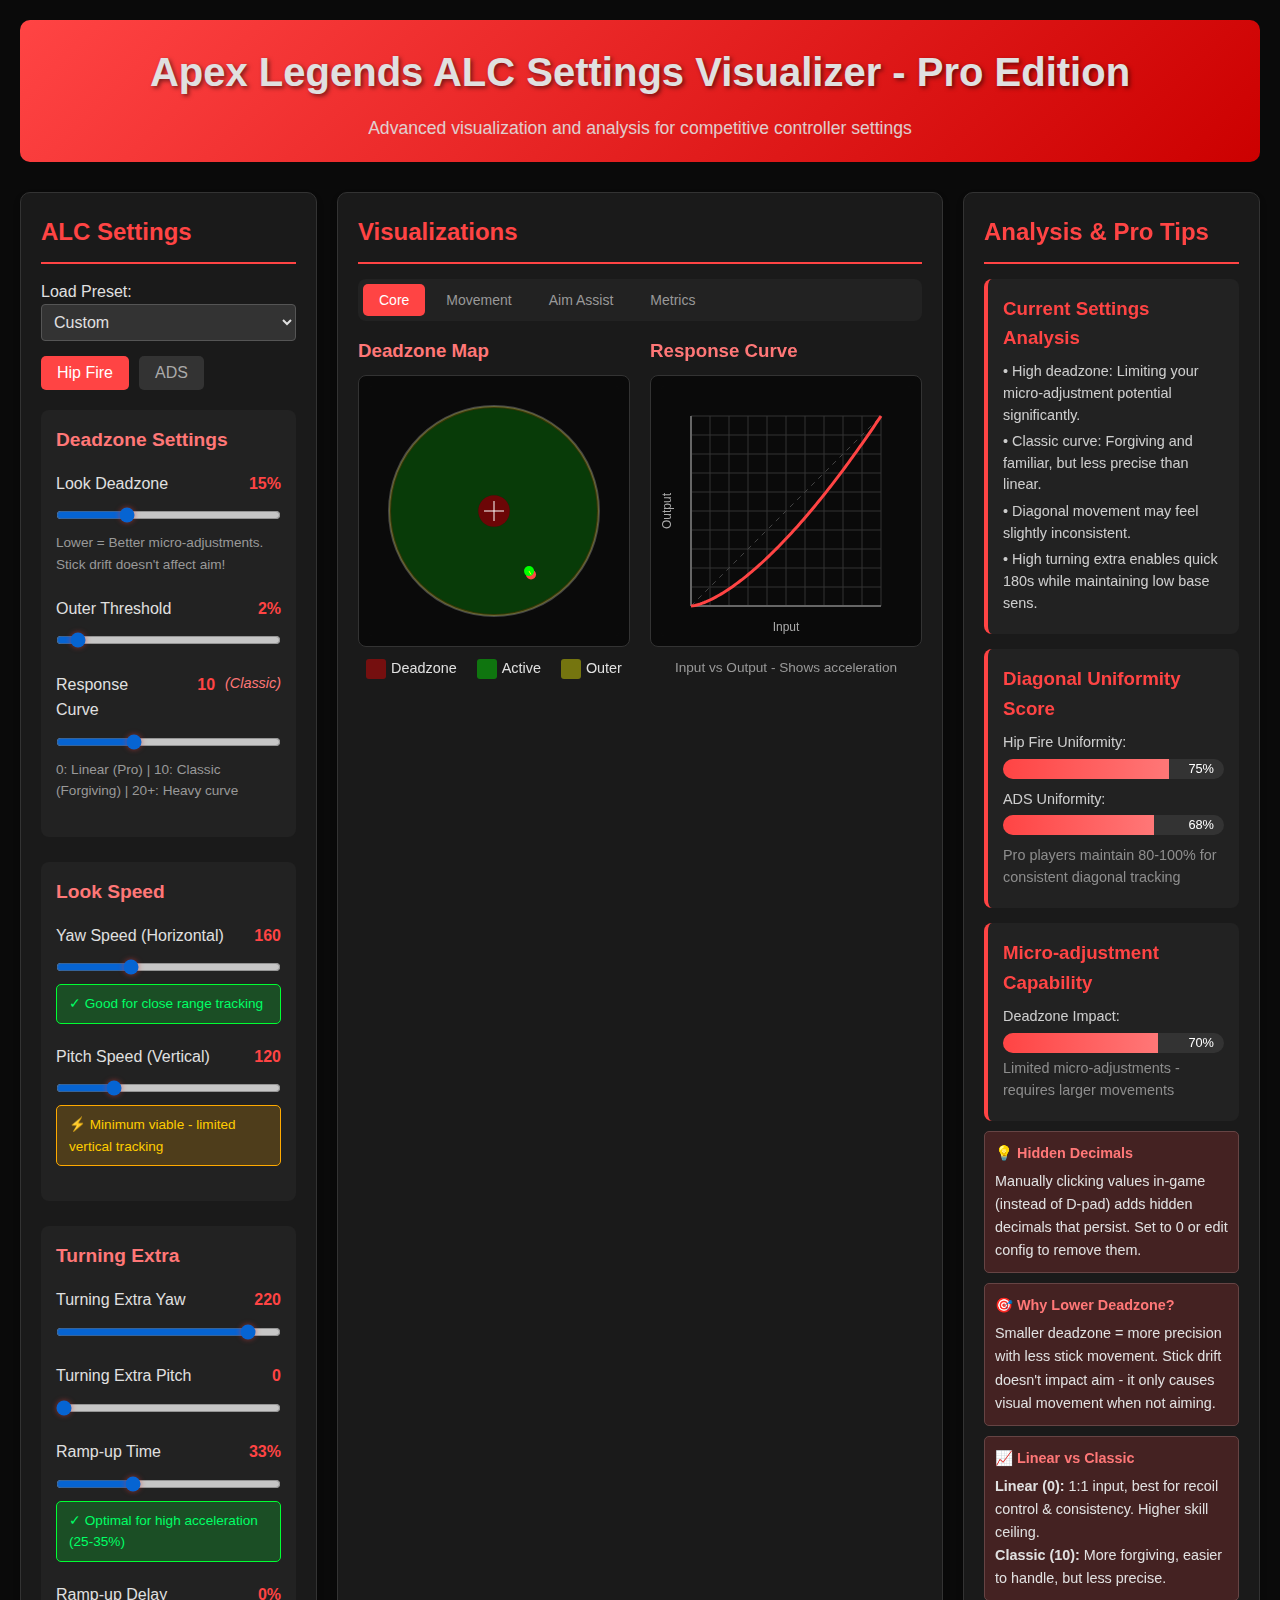
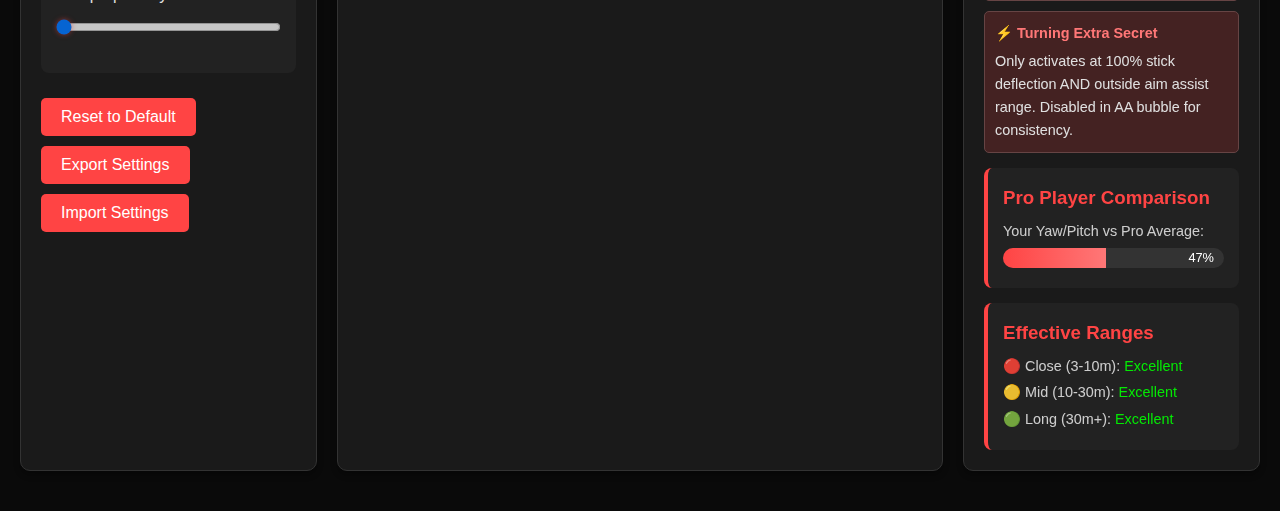
<file: new 3.html>
<!DOCTYPE html>
<html lang="en">
<head>
    <meta charset="UTF-8">
    <meta name="viewport" content="width=device-width, initial-scale=1.0">
    <title>Apex Legends ALC Settings Visualizer - Pro Edition</title>
    <style>
        * {
            margin: 0;
            padding: 0;
            box-sizing: border-box;
        }
        
        body {
            font-family: 'Segoe UI', Tahoma, Geneva, Verdana, sans-serif;
            background-color: #0a0a0a;
            color: #e0e0e0;
            line-height: 1.6;
            overflow-x: hidden;
        }
        
        .container {
            max-width: 1600px;
            margin: 0 auto;
            padding: 20px;
        }
        
        header {
            text-align: center;
            margin-bottom: 30px;
            background: linear-gradient(135deg, #ff4444 0%, #cc0000 100%);
            padding: 20px;
            border-radius: 10px;
        }
        
        h1 {
            font-size: 2.5em;
            margin-bottom: 10px;
            text-shadow: 2px 2px 4px rgba(0,0,0,0.5);
        }
        
        .subtitle {
            font-size: 1.1em;
            opacity: 0.9;
        }
        
        .main-grid {
            display: grid;
            grid-template-columns: 1fr 1fr 1fr;
            gap: 20px;
            margin-bottom: 20px;
        }
        
        @media (max-width: 1200px) {
            .main-grid {
                grid-template-columns: 1fr 1fr;
            }
        }
        
        @media (max-width: 768px) {
            .main-grid {
                grid-template-columns: 1fr;
            }
        }
        
        .panel {
            background-color: #1a1a1a;
            border-radius: 10px;
            padding: 20px;
            box-shadow: 0 4px 6px rgba(0,0,0,0.3);
            border: 1px solid #333;
        }
        
        .panel h2 {
            color: #ff4444;
            margin-bottom: 15px;
            font-size: 1.5em;
            border-bottom: 2px solid #ff4444;
            padding-bottom: 10px;
        }
        
        .settings-section {
            margin-bottom: 25px;
            padding: 15px;
            background-color: #222;
            border-radius: 8px;
        }
        
        .settings-section h3 {
            color: #ff7777;
            margin-bottom: 15px;
            font-size: 1.2em;
        }
        
        .slider-group {
            margin-bottom: 20px;
        }
        
        .slider-label {
            display: flex;
            justify-content: space-between;
            margin-bottom: 5px;
            font-weight: 500;
        }
        
        .slider-value {
            color: #ff4444;
            font-weight: bold;
            min-width: 50px;
            text-align: right;
        }
        
        input[type="range"] {
            width: 100%;
            height: 8px;
            background: #333;
            outline: none;
            opacity: 0.8;
            transition: opacity 0.2s;
            border-radius: 4px;
            cursor: pointer;
        }
        
        input[type="range"]:hover {
            opacity: 1;
        }
        
        input[type="range"]::-webkit-slider-thumb {
            -webkit-appearance: none;
            appearance: none;
            width: 20px;
            height: 20px;
            background: #ff4444;
            cursor: pointer;
            border-radius: 50%;
            box-shadow: 0 0 5px rgba(255,68,68,0.5);
        }
        
        input[type="range"]::-moz-range-thumb {
            width: 20px;
            height: 20px;
            background: #ff4444;
            cursor: pointer;
            border-radius: 50%;
            box-shadow: 0 0 5px rgba(255,68,68,0.5);
        }
        
        select {
            width: 100%;
            padding: 8px;
            background-color: #333;
            color: #e0e0e0;
            border: 1px solid #555;
            border-radius: 4px;
            font-size: 16px;
            cursor: pointer;
        }
        
        .canvas-container {
            background-color: #0a0a0a;
            border-radius: 8px;
            padding: 10px;
            margin-top: 10px;
            border: 1px solid #333;
        }
        
        canvas {
            display: block;
            margin: 0 auto;
            background-color: #111;
            border-radius: 4px;
        }
        
        .visualization-grid {
            display: grid;
            grid-template-columns: 1fr 1fr;
            gap: 20px;
            margin-bottom: 20px;
        }
        
        .info-box {
            background-color: #222;
            padding: 15px;
            border-radius: 8px;
            margin-top: 10px;
            border-left: 4px solid #ff4444;
        }
        
        .info-box h3 {
            color: #ff4444;
            margin-bottom: 8px;
        }
        
        .info-box p {
            font-size: 0.9em;
            line-height: 1.5;
            opacity: 0.9;
            margin: 5px 0;
        }
        
        .button-group {
            display: flex;
            gap: 10px;
            margin-top: 20px;
            flex-wrap: wrap;
        }
        
        button {
            padding: 10px 20px;
            background-color: #ff4444;
            color: white;
            border: none;
            border-radius: 5px;
            cursor: pointer;
            font-size: 16px;
            font-weight: 500;
            transition: all 0.3s;
        }
        
        button:hover {
            background-color: #cc0000;
            transform: translateY(-2px);
            box-shadow: 0 4px 8px rgba(255,68,68,0.3);
        }
        
        .preset-select {
            margin-bottom: 15px;
        }
        
        .help-text {
            font-size: 0.85em;
            color: #999;
            margin-top: 5px;
        }
        
        .legend {
            display: flex;
            justify-content: center;
            gap: 20px;
            margin-top: 10px;
            font-size: 0.9em;
            flex-wrap: wrap;
        }
        
        .legend-item {
            display: flex;
            align-items: center;
            gap: 5px;
        }
        
        .legend-color {
            width: 20px;
            height: 20px;
            border-radius: 3px;
        }
        
        .tab-buttons {
            display: flex;
            gap: 10px;
            margin-bottom: 20px;
        }
        
        .tab-button {
            padding: 8px 16px;
            background-color: #333;
            color: #aaa;
            border: none;
            border-radius: 5px;
            cursor: pointer;
            transition: all 0.3s;
        }
        
        .tab-button.active {
            background-color: #ff4444;
            color: white;
        }
        
        .tab-content {
            display: none;
        }
        
        .tab-content.active {
            display: block;
        }

        .viz-tabs {
            display: flex;
            gap: 5px;
            margin-bottom: 15px;
            background-color: #222;
            padding: 5px;
            border-radius: 8px;
        }

        .viz-tab {
            padding: 8px 16px;
            background-color: transparent;
            color: #999;
            border: none;
            border-radius: 5px;
            cursor: pointer;
            transition: all 0.3s;
            font-size: 14px;
        }

        .viz-tab.active {
            background-color: #ff4444;
            color: white;
        }

        .viz-content {
            display: none;
        }

        .viz-content.active {
            display: block;
        }

        .curve-type-indicator {
            font-size: 0.9em;
            color: #ff7777;
            margin-left: 10px;
            font-style: italic;
        }

        .aa-mode-toggle {
            display: flex;
            gap: 10px;
            margin-bottom: 15px;
            align-items: center;
        }

        .aa-mode-toggle button {
            padding: 5px 15px;
            font-size: 14px;
        }

        .aa-mode-toggle button.active {
            background-color: #ff7777;
        }

        .warning {
            padding: 8px 12px;
            border-radius: 5px;
            margin-top: 5px;
            font-size: 0.85em;
            font-weight: 500;
            display: flex;
            align-items: center;
            gap: 5px;
        }

        .warning-red {
            background-color: #ff333333;
            border: 1px solid #ff3333;
            color: #ff6666;
        }

        .warning-yellow {
            background-color: #ffaa0033;
            border: 1px solid #ffaa00;
            color: #ffcc00;
        }

        .warning-green {
            background-color: #00ff3333;
            border: 1px solid #00ff33;
            color: #00ff66;
        }

        .pro-tip {
            background-color: #442222;
            border: 1px solid #664444;
            padding: 10px;
            border-radius: 5px;
            margin: 10px 0;
            font-size: 0.9em;
        }

        .pro-tip-title {
            color: #ff7777;
            font-weight: bold;
            margin-bottom: 5px;
        }

        .stats-grid {
            display: grid;
            grid-template-columns: 1fr 1fr;
            gap: 10px;
            margin-top: 15px;
        }

        .stat-box {
            background-color: #333;
            padding: 10px;
            border-radius: 5px;
            text-align: center;
        }

        .stat-label {
            font-size: 0.8em;
            color: #999;
        }

        .stat-value {
            font-size: 1.2em;
            color: #ff7777;
            font-weight: bold;
        }

        .comparison-bar {
            height: 20px;
            background-color: #333;
            border-radius: 10px;
            overflow: hidden;
            margin: 5px 0;
            position: relative;
        }

        .comparison-fill {
            height: 100%;
            background: linear-gradient(90deg, #ff4444, #ff7777);
            transition: width 0.3s;
        }

        .comparison-label {
            position: absolute;
            right: 10px;
            top: 50%;
            transform: translateY(-50%);
            font-size: 0.8em;
            color: #fff;
        }

        .diagonal-uniformity-box {
            background-color: #2a2a2a;
            padding: 15px;
            border-radius: 8px;
            margin-top: 15px;
            border: 2px solid #444;
        }

        .uniformity-status {
            font-size: 1.1em;
            font-weight: bold;
            margin-bottom: 10px;
        }

        .uniformity-good {
            color: #00ff66;
        }

        .uniformity-warning {
            color: #ffcc00;
        }

        .uniformity-bad {
            color: #ff6666;
        }

        .aa-analysis-section {
            background-color: #1a1a1a;
            padding: 15px;
            border-radius: 8px;
            margin-bottom: 15px;
            border: 1px solid #333;
        }

        .aa-analysis-title {
            color: #ff7777;
            font-weight: bold;
            font-size: 1.1em;
            margin-bottom: 15px;
            padding-bottom: 10px;
            border-bottom: 1px solid #444;
        }

        .aa-meter-group {
            margin-bottom: 20px;
        }

        .aa-meter-label {
            font-weight: bold;
            color: #ff9999;
            margin-bottom: 5px;
        }

        .aa-profile-box {
            background-color: #2a2a2a;
            padding: 15px;
            border-radius: 8px;
            margin-top: 20px;
            border: 2px solid #444;
        }

        .aa-profile-title {
            color: #ff7777;
            font-weight: bold;
            font-size: 1.1em;
            margin-bottom: 10px;
        }

        .aa-profile-text {
            line-height: 1.6;
        }

        .aa-meter-description {
            font-size: 0.85em;
            color: #aaa;
            margin-top: 3px;
        }
    </style>
</head>
<body>
    <div class="container">
        <header>
            <h1>Apex Legends ALC Settings Visualizer - Pro Edition</h1>
            <p class="subtitle">Advanced visualization and analysis for competitive controller settings</p>
        </header>

        <div class="main-grid">
            <!-- Left Panel - Controls -->
            <div class="panel">
                <h2>ALC Settings</h2>
                
                <div class="preset-select">
                    <label for="presets">Load Preset:</label>
                    <select id="presets">
                        <option value="custom">Custom</option>
                        <option value="default">Game Default</option>
                        <option value="linear">Pro Linear</option>
                        <option value="genburten">Genburten Settings</option>
                        <option value="verhulst">Verhulst Settings</option>
                        <option value="snipedown">Snip3down Settings</option>
                    </select>
                </div>

                <div class="tab-buttons">
                    <button class="tab-button active" onclick="switchTab('hipfire')">Hip Fire</button>
                    <button class="tab-button" onclick="switchTab('ads')">ADS</button>
                </div>

                <!-- Hip Fire Settings -->
                <div id="hipfire-tab" class="tab-content active">
                    <div class="settings-section">
                        <h3>Deadzone Settings</h3>
                        
                        <div class="slider-group">
                            <div class="slider-label">
                                <span>Look Deadzone</span>
                                <span class="slider-value" id="deadzoneValue">15%</span>
                            </div>
                            <input type="range" id="deadzone" min="0" max="50" value="15" step="1">
                            <p class="help-text">Lower = Better micro-adjustments. Stick drift doesn't affect aim!</p>
                        </div>

                        <div class="slider-group">
                            <div class="slider-label">
                                <span>Outer Threshold</span>
                                <span class="slider-value" id="outerThresholdValue">2%</span>
                            </div>
                            <input type="range" id="outerThreshold" min="0" max="30" value="2" step="1">
                            <div id="outerThresholdWarning"></div>
                        </div>

                        <div class="slider-group">
                            <div class="slider-label">
                                <span>Response Curve</span>
                                <span class="slider-value" id="responseCurveValue">10</span>
                                <span class="curve-type-indicator" id="curveTypeIndicator">(Classic)</span>
                            </div>
                            <input type="range" id="responseCurve" min="0" max="30" value="10" step="1">
                            <p class="help-text">0: Linear (Pro) | 10: Classic (Forgiving) | 20+: Heavy curve</p>
                        </div>
                    </div>

                    <div class="settings-section">
                        <h3>Look Speed</h3>
                        
                        <div class="slider-group">
                            <div class="slider-label">
                                <span>Yaw Speed (Horizontal)</span>
                                <span class="slider-value" id="yawSpeedValue">160</span>
                            </div>
                            <input type="range" id="yawSpeed" min="0" max="500" value="160" step="1">
                            <div id="hipYawWarning"></div>
                        </div>

                        <div class="slider-group">
                            <div class="slider-label">
                                <span>Pitch Speed (Vertical)</span>
                                <span class="slider-value" id="pitchSpeedValue">120</span>
                            </div>
                            <input type="range" id="pitchSpeed" min="0" max="500" value="120" step="1">
                            <div id="hipPitchWarning"></div>
                        </div>
                    </div>

                    <div class="settings-section">
                        <h3>Turning Extra</h3>
                        
                        <div class="slider-group">
                            <div class="slider-label">
                                <span>Turning Extra Yaw</span>
                                <span class="slider-value" id="extraYawValue">220</span>
                            </div>
                            <input type="range" id="extraYaw" min="0" max="250" value="220" step="1">
                        </div>

                        <div class="slider-group">
                            <div class="slider-label">
                                <span>Turning Extra Pitch</span>
                                <span class="slider-value" id="extraPitchValue">0</span>
                            </div>
                            <input type="range" id="extraPitch" min="0" max="250" value="0" step="1">
                        </div>

                        <div class="slider-group">
                            <div class="slider-label">
                                <span>Ramp-up Time</span>
                                <span class="slider-value" id="rampTimeValue">33%</span>
                            </div>
                            <input type="range" id="rampTime" min="0" max="100" value="33" step="1">
                            <div id="hipRampWarning"></div>
                        </div>

                        <div class="slider-group">
                            <div class="slider-label">
                                <span>Ramp-up Delay</span>
                                <span class="slider-value" id="rampDelayValue">0%</span>
                            </div>
                            <input type="range" id="rampDelay" min="0" max="100" value="0" step="1">
                        </div>
                    </div>
                </div>

                <!-- ADS Settings -->
                <div id="ads-tab" class="tab-content">
                    <div class="settings-section">
                        <h3>ADS Look Speed</h3>
                        
                        <div class="slider-group">
                            <div class="slider-label">
                                <span>ADS Yaw Speed</span>
                                <span class="slider-value" id="adsYawSpeedValue">110</span>
                            </div>
                            <input type="range" id="adsYawSpeed" min="0" max="500" value="110" step="1">
                            <div id="adsYawWarning"></div>
                        </div>

                        <div class="slider-group">
                            <div class="slider-label">
                                <span>ADS Pitch Speed</span>
                                <span class="slider-value" id="adsPitchSpeedValue">75</span>
                            </div>
                            <input type="range" id="adsPitchSpeed" min="0" max="500" value="75" step="1">
                            <div id="adsPitchWarning"></div>
                        </div>
                    </div>

                    <div class="settings-section">
                        <h3>ADS Turning Extra</h3>
                        
                        <div class="slider-group">
                            <div class="slider-label">
                                <span>ADS Turning Extra Yaw</span>
                                <span class="slider-value" id="adsExtraYawValue">30</span>
                            </div>
                            <input type="range" id="adsExtraYaw" min="0" max="250" value="30" step="1">
                        </div>

                        <div class="slider-group">
                            <div class="slider-label">
                                <span>ADS Turning Extra Pitch</span>
                                <span class="slider-value" id="adsExtraPitchValue">30</span>
                            </div>
                            <input type="range" id="adsExtraPitch" min="0" max="250" value="30" step="1">
                        </div>

                        <div class="slider-group">
                            <div class="slider-label">
                                <span>ADS Ramp-up Time</span>
                                <span class="slider-value" id="adsRampTimeValue">100%</span>
                            </div>
                            <input type="range" id="adsRampTime" min="0" max="100" value="100" step="1">
                            <div id="adsRampWarning"></div>
                        </div>

                        <div class="slider-group">
                            <div class="slider-label">
                                <span>ADS Ramp-up Delay</span>
                                <span class="slider-value" id="adsRampDelayValue">25%</span>
                            </div>
                            <input type="range" id="adsRampDelay" min="0" max="100" value="25" step="1">
                        </div>
                    </div>
                </div>

                <div class="button-group">
                    <button onclick="resetSettings()">Reset to Default</button>
                    <button onclick="exportSettings()">Export Settings</button>
                    <button onclick="importSettings()">Import Settings</button>
                </div>
            </div>

            <!-- Middle Panel - Visualizations -->
            <div class="panel">
                <h2>Visualizations</h2>
                
                <div class="viz-tabs">
                    <button class="viz-tab active" onclick="switchVizTab('core')">Core</button>
                    <button class="viz-tab" onclick="switchVizTab('movement')">Movement</button>
                    <button class="viz-tab" onclick="switchVizTab('aimassist')">Aim Assist</button>
                    <button class="viz-tab" onclick="switchVizTab('metrics')">Metrics</button>
                </div>

                <!-- Core Tab -->
                <div id="core-viz" class="viz-content active">
                    <div class="visualization-grid">
                        <div>
                            <h3 style="color: #ff7777; margin-bottom: 10px;">Deadzone Map</h3>
                            <div class="canvas-container">
                                <canvas id="deadzoneCanvas" width="250" height="250"></canvas>
                            </div>
                            <div class="legend">
                                <div class="legend-item">
                                    <div class="legend-color" style="background-color: #ff000066;"></div>
                                    <span>Deadzone</span>
                                </div>
                                <div class="legend-item">
                                    <div class="legend-color" style="background-color: #00ff0066;"></div>
                                    <span>Active</span>
                                </div>
                                <div class="legend-item">
                                    <div class="legend-color" style="background-color: #ffff0066;"></div>
                                    <span>Outer</span>
                                </div>
                            </div>
                        </div>
                        
                        <div>
                            <h3 style="color: #ff7777; margin-bottom: 10px;">Response Curve</h3>
                            <div class="canvas-container">
                                <canvas id="curveCanvas" width="250" height="250"></canvas>
                            </div>
                            <p class="help-text" style="text-align: center; margin-top: 10px;">
                                Input vs Output - Shows acceleration
                            </p>
                        </div>
                    </div>
                </div>

                <!-- Movement Tab -->
                <div id="movement-viz" class="viz-content">
                    <div>
                        <h3 style="color: #ff7777; margin-bottom: 10px;">Strafe Tracking Analysis</h3>
                        <div class="canvas-container">
                            <canvas id="strafeCanvas" width="520" height="250"></canvas>
                        </div>
                        <div class="legend">
                            <div class="legend-item">
                                <div class="legend-color" style="background-color: #00ff00;"></div>
                                <span>Can Track</span>
                            </div>
                            <div class="legend-item">
                                <div class="legend-color" style="background-color: #ffff00;"></div>
                                <span>Difficult</span>
                            </div>
                            <div class="legend-item">
                                <div class="legend-color" style="background-color: #ff0000;"></div>
                                <span>Cannot Track</span>
                            </div>
                        </div>
                    </div>

                    <div style="margin-top: 20px;">
                        <h3 style="color: #ff7777; margin-bottom: 10px;">Diagonal Uniformity</h3>
                        <div class="canvas-container">
                            <canvas id="diagonalCanvas" width="520" height="250"></canvas>
                        </div>
                        <div id="diagonalAnalysis" class="diagonal-uniformity-box">
                            <div id="uniformityStatus" class="uniformity-status">Loading...</div>
                            <p id="uniformityText">Analyzing diagonal movement...</p>
                        </div>
                    </div>
                </div>

                <!-- Aim Assist Tab -->
                <div id="aimassist-viz" class="viz-content">
                    <div>
                        <h3 style="color: #ff7777; margin-bottom: 10px;">Aim Assist Behavior (0.3 PC Controller)</h3>
                        <div class="aa-mode-toggle">
                            <span>View Mode:</span>
                            <button class="active" onclick="setAAMode('hipfire')">Hip Fire</button>
                            <button onclick="setAAMode('ads')">ADS</button>
                        </div>
                        <div class="canvas-container">
                            <canvas id="aimAssistCanvas" width="520" height="300"></canvas>
                        </div>
                        <div class="info-box">
                            <h3>Aim Assist Mechanics</h3>
                            <div id="aaInfoContent">
                                <p>• <strong>Hip Fire Range:</strong> 3m to 33m (No AA under 3m or over 33m)</p>
                                <p>• <strong>AA Strength:</strong> 30% relative position maintenance within AA bubble</p>
                                <p>• <strong>Bubble Size:</strong> Scales with enemy distance (smaller at range)</p>
                                <p>• <strong>No Direct Assistance:</strong> No recoil control or bullet drop compensation</p>
                                <p>• Lower response curves provide smoother tracking within AA bubble</p>
                            </div>
                        </div>
                    </div>

                    <div class="aa-analysis-section" style="margin-top: 20px;">
                        <div class="aa-analysis-title">AA Dependency & Retention Analysis</div>
                        
                        <div class="aa-meter-group">
                            <div class="aa-meter-label" id="hipAALabel">Hip Fire (160°/s)</div>
                            <div style="margin-bottom: 10px;">
                                <p style="margin-bottom: 5px;">Dependency:</p>
                                <div class="comparison-bar" style="background-color: #2a2a3e;">
                                    <div class="comparison-fill" id="hipDependencyBar" style="width: 50%; background: linear-gradient(90deg, #6666ff, #9999ff);"></div>
                                    <span class="comparison-label" id="hipDependencyLabel">50%</span>
                                </div>
                                <p class="aa-meter-description" id="hipDependencyDesc">How much you need AA to track effectively</p>
                            </div>
                            <div>
                                <p style="margin-bottom: 5px;">Retention:</p>
                                <div class="comparison-bar" style="background-color: #2a2a3e;">
                                    <div class="comparison-fill" id="hipRetentionBar" style="width: 50%; background: linear-gradient(90deg, #6666ff, #9999ff);"></div>
                                    <span class="comparison-label" id="hipRetentionLabel">50%</span>
                                </div>
                                <p class="aa-meter-description" id="hipRetentionDesc">How difficult to accidentally exit AA bubble</p>
                            </div>
                        </div>

                        <div class="aa-meter-group" style="margin-top: 20px;">
                            <div class="aa-meter-label" id="adsAALabel">ADS (110°/s)</div>
                            <div style="margin-bottom: 10px;">
                                <p style="margin-bottom: 5px;">Dependency:</p>
                                <div class="comparison-bar" style="background-color: #2a2a3e;">
                                    <div class="comparison-fill" id="adsDependencyBar" style="width: 50%; background: linear-gradient(90deg, #6666ff, #9999ff);"></div>
                                    <span class="comparison-label" id="adsDependencyLabel">50%</span>
                                </div>
                                <p class="aa-meter-description" id="adsDependencyDesc">How much you need AA to track effectively</p>
                            </div>
                            <div>
                                <p style="margin-bottom: 5px;">Retention:</p>
                                <div class="comparison-bar" style="background-color: #2a2a3e;">
                                    <div class="comparison-fill" id="adsRetentionBar" style="width: 50%; background: linear-gradient(90deg, #6666ff, #9999ff);"></div>
                                    <span class="comparison-label" id="adsRetentionLabel">50%</span>
                                </div>
                                <p class="aa-meter-description" id="adsRetentionDesc">How difficult to accidentally exit AA bubble</p>
                            </div>
                        </div>

                        <div class="aa-profile-box">
                            <div class="aa-profile-title">Overall Profile: <span id="aaProfileType">Analyzing...</span></div>
                            <p class="aa-profile-text" id="aaProfileDescription">Loading profile analysis...</p>
                        </div>
                    </div>

                    <div style="margin-top: 20px;">
                        <h3 style="color: #ff7777; margin-bottom: 10px;">Turning Extra Activation</h3>
                        <div class="canvas-container">
                            <canvas id="turningExtraCanvas" width="520" height="200"></canvas>
                        </div>
                        <p class="help-text" style="text-align: center;">
                            Shows when acceleration kicks in (100% stick + no AA)
                        </p>
                    </div>
                </div>

                <!-- Metrics Tab -->
                <div id="metrics-viz" class="viz-content">
                    <div class="stats-grid">
                        <div class="stat-box">
                            <div class="stat-label">Hip 180° Time</div>
                            <div class="stat-value" id="hip180Time">0.00s</div>
                        </div>
                        <div class="stat-box">
                            <div class="stat-label">Hip 180° w/ Extra</div>
                            <div class="stat-value" id="hip180TimeExtra">0.00s</div>
                        </div>
                        <div class="stat-box">
                            <div class="stat-label">ADS 180° Time</div>
                            <div class="stat-value" id="ads180Time">0.00s</div>
                        </div>
                        <div class="stat-box">
                            <div class="stat-label">ADS 180° w/ Extra</div>
                            <div class="stat-value" id="ads180TimeExtra">0.00s</div>
                        </div>
                    </div>

                    <div class="info-box" style="margin-top: 20px;">
                        <h3>Speed Breakdown</h3>
                        <p>Hip Fire Base: <span id="hipBaseSpeed" style="color: #ff7777;">160°/s</span></p>
                        <p>Hip Fire Max: <span id="hipMaxSpeed" style="color: #ff7777;">380°/s</span></p>
                        <p>ADS Base: <span id="adsBaseSpeed" style="color: #ff7777;">110°/s</span></p>
                        <p>ADS Max: <span id="adsMaxSpeed" style="color: #ff7777;">140°/s</span></p>
                    </div>

                    <div style="margin-top: 20px;">
                        <h3 style="color: #ff7777; margin-bottom: 10px;">Effective Speed Comparison</h3>
                        <div class="canvas-container">
                            <canvas id="speedComparisonCanvas" width="520" height="300"></canvas>
                        </div>
                    </div>
                </div>
            </div>

            <!-- Right Panel - Analysis & Tips -->
            <div class="panel">
                <h2>Analysis & Pro Tips</h2>
                
                <div class="info-box">
                    <h3>Current Settings Analysis</h3>
                    <div id="analysisText">Loading analysis...</div>
                </div>

                <div class="info-box" style="margin-top: 15px;">
                    <h3>Diagonal Uniformity Score</h3>
                    <div id="diagonalUniformity">
                        <p>Hip Fire Uniformity:</p>
                        <div class="comparison-bar">
                            <div class="comparison-fill" id="hipUniformityBar" style="width: 75%"></div>
                            <span class="comparison-label" id="hipUniformityLabel">75%</span>
                        </div>
                        <p style="margin-top: 10px;">ADS Uniformity:</p>
                        <div class="comparison-bar">
                            <div class="comparison-fill" id="adsUniformityBar" style="width: 68%"></div>
                            <span class="comparison-label" id="adsUniformityLabel">68%</span>
                        </div>
                        <p class="help-text" style="margin-top: 10px;">Pro players maintain 80-100% for consistent diagonal tracking</p>
                    </div>
                </div>

                <div class="info-box" style="margin-top: 15px;">
                    <h3>Micro-adjustment Capability</h3>
                    <div id="microAdjustment">
                        <p>Deadzone Impact:</p>
                        <div class="comparison-bar">
                            <div class="comparison-fill" id="microBar" style="width: 50%"></div>
                            <span class="comparison-label" id="microLabel">50%</span>
                        </div>
                        <p class="help-text" id="microText">Lower deadzone = better micro-adjustments</p>
                    </div>
                </div>

                <div class="pro-tip">
                    <div class="pro-tip-title">💡 Hidden Decimals</div>
                    <p>Manually clicking values in-game (instead of D-pad) adds hidden decimals that persist. Set to 0 or edit config to remove them.</p>
                </div>

                <div class="pro-tip">
                    <div class="pro-tip-title">🎯 Why Lower Deadzone?</div>
                    <p>Smaller deadzone = more precision with less stick movement. Stick drift doesn't impact aim - it only causes visual movement when not aiming.</p>
                </div>

                <div class="pro-tip">
                    <div class="pro-tip-title">📈 Linear vs Classic</div>
                    <p><strong>Linear (0):</strong> 1:1 input, best for recoil control & consistency. Higher skill ceiling.<br>
                    <strong>Classic (10):</strong> More forgiving, easier to handle, but less precise.</p>
                </div>

                <div class="pro-tip">
                    <div class="pro-tip-title">⚡ Turning Extra Secret</div>
                    <p>Only activates at 100% stick deflection AND outside aim assist range. Disabled in AA bubble for consistency.</p>
                </div>

                <div class="info-box" style="margin-top: 15px;">
                    <h3>Pro Player Comparison</h3>
                    <div id="proComparison">
                        <p>Your Yaw/Pitch vs Pro Average:</p>
                        <div class="comparison-bar">
                            <div class="comparison-fill" id="proBar" style="width: 70%"></div>
                            <span class="comparison-label" id="proLabel">70%</span>
                        </div>
                    </div>
                </div>

                <div class="info-box" style="margin-top: 15px;">
                    <h3>Effective Ranges</h3>
                    <div id="rangeAnalysis">
                        <p>🔴 Close (3-10m): <span id="closeRangeStatus">Good</span></p>
                        <p>🟡 Mid (10-30m): <span id="midRangeStatus">Good</span></p>
                        <p>🟢 Long (30m+): <span id="longRangeStatus">Good</span></p>
                    </div>
                </div>
            </div>
        </div>
    </div>

    <script>
        // Get all elements
        const elements = {
            // Hip fire settings
            deadzone: document.getElementById('deadzone'),
            outerThreshold: document.getElementById('outerThreshold'),
            responseCurve: document.getElementById('responseCurve'),
            yawSpeed: document.getElementById('yawSpeed'),
            pitchSpeed: document.getElementById('pitchSpeed'),
            extraYaw: document.getElementById('extraYaw'),
            extraPitch: document.getElementById('extraPitch'),
            rampTime: document.getElementById('rampTime'),
            rampDelay: document.getElementById('rampDelay'),
            // ADS settings
            adsYawSpeed: document.getElementById('adsYawSpeed'),
            adsPitchSpeed: document.getElementById('adsPitchSpeed'),
            adsExtraYaw: document.getElementById('adsExtraYaw'),
            adsExtraPitch: document.getElementById('adsExtraPitch'),
            adsRampTime: document.getElementById('adsRampTime'),
            adsRampDelay: document.getElementById('adsRampDelay'),
            // Other
            presets: document.getElementById('presets')
        };

        const valueElements = {
            deadzoneValue: document.getElementById('deadzoneValue'),
            outerThresholdValue: document.getElementById('outerThresholdValue'),
            responseCurveValue: document.getElementById('responseCurveValue'),
            yawSpeedValue: document.getElementById('yawSpeedValue'),
            pitchSpeedValue: document.getElementById('pitchSpeedValue'),
            extraYawValue: document.getElementById('extraYawValue'),
            extraPitchValue: document.getElementById('extraPitchValue'),
            rampTimeValue: document.getElementById('rampTimeValue'),
            rampDelayValue: document.getElementById('rampDelayValue'),
            adsYawSpeedValue: document.getElementById('adsYawSpeedValue'),
            adsPitchSpeedValue: document.getElementById('adsPitchSpeedValue'),
            adsExtraYawValue: document.getElementById('adsExtraYawValue'),
            adsExtraPitchValue: document.getElementById('adsExtraPitchValue'),
            adsRampTimeValue: document.getElementById('adsRampTimeValue'),
            adsRampDelayValue: document.getElementById('adsRampDelayValue')
        };

        // Canvas contexts
        const deadzoneCanvas = document.getElementById('deadzoneCanvas');
        const deadzoneCtx = deadzoneCanvas.getContext('2d');
        const curveCanvas = document.getElementById('curveCanvas');
        const curveCtx = curveCanvas.getContext('2d');
        const strafeCanvas = document.getElementById('strafeCanvas');
        const strafeCtx = strafeCanvas.getContext('2d');
        const diagonalCanvas = document.getElementById('diagonalCanvas');
        const diagonalCtx = diagonalCanvas.getContext('2d');
        const aimAssistCanvas = document.getElementById('aimAssistCanvas');
        const aimAssistCtx = aimAssistCanvas.getContext('2d');
        const turningExtraCanvas = document.getElementById('turningExtraCanvas');
        const turningExtraCtx = turningExtraCanvas.getContext('2d');
        const speedComparisonCanvas = document.getElementById('speedComparisonCanvas');
        const speedComparisonCtx = speedComparisonCanvas.getContext('2d');

        // State
        let aaViewMode = 'hipfire';

        // Presets
        const presets = {
            default: {
                deadzone: 15,
                outerThreshold: 2,
                responseCurve: 10,
                yawSpeed: 160,
                pitchSpeed: 120,
                extraYaw: 220,
                extraPitch: 0,
                rampTime: 33,
                rampDelay: 0,
                adsYawSpeed: 110,
                adsPitchSpeed: 75,
                adsExtraYaw: 30,
                adsExtraPitch: 30,
                adsRampTime: 100,
                adsRampDelay: 25
            },
            linear: {
                deadzone: 0,
                outerThreshold: 2,
                responseCurve: 0,
                yawSpeed: 200,
                pitchSpeed: 180,
                extraYaw: 100,
                extraPitch: 0,
                rampTime: 33,
                rampDelay: 0,
                adsYawSpeed: 140,
                adsPitchSpeed: 120,
                adsExtraYaw: 30,
                adsExtraPitch: 30,
                adsRampTime: 33,
                adsRampDelay: 0
            },
            genburten: {
                deadzone: 2,
                outerThreshold: 1,
                responseCurve: 10,
                yawSpeed: 380,
                pitchSpeed: 350,
                extraYaw: 120,
                extraPitch: 100,
                rampTime: 10,
                rampDelay: 0,
                adsYawSpeed: 200,
                adsPitchSpeed: 180,
                adsExtraYaw: 60,
                adsExtraPitch: 50,
                adsRampTime: 10,
                adsRampDelay: 0
            },
            verhulst: {
                deadzone: 3,
                outerThreshold: 2,
                responseCurve: 8,
                yawSpeed: 320,
                pitchSpeed: 280,
                extraYaw: 80,
                extraPitch: 60,
                rampTime: 15,
                rampDelay: 5,
                adsYawSpeed: 180,
                adsPitchSpeed: 160,
                adsExtraYaw: 40,
                adsExtraPitch: 30,
                adsRampTime: 15,
                adsRampDelay: 5
            },
            snipedown: {
                deadzone: 5,
                outerThreshold: 3,
                responseCurve: 12,
                yawSpeed: 280,
                pitchSpeed: 250,
                extraYaw: 50,
                extraPitch: 40,
                rampTime: 20,
                rampDelay: 10,
                adsYawSpeed: 160,
                adsPitchSpeed: 140,
                adsExtraYaw: 25,
                adsExtraPitch: 20,
                adsRampTime: 20,
                adsRampDelay: 10
            }
        };

        // Calculate diagonal uniformity
        function calculateUniformity(yaw, pitch) {
            const min = Math.min(yaw, pitch);
            const max = Math.max(yaw, pitch);
            return max > 0 ? (min / max * 100) : 100;
        }

        // Calculate AA dependency for hip fire
        function calculateHipAADependency(speed) {
            // Hip fire: 180+ = 0%, 90 = 100%
            if (speed >= 180) return 0;
            if (speed <= 90) return 100;
            return ((180 - speed) / 90) * 100;
        }

        // Calculate AA dependency for ADS
        function calculateAdsAADependency(speed) {
            // ADS: 100+ = 0%, 45 = 100%
            if (speed >= 100) return 0;
            if (speed <= 45) return 100;
            return ((100 - speed) / 55) * 100;
        }

        // Draw AA meters with separate values
        function drawAAMeters() {
            const hipSpeed = parseInt(elements.yawSpeed.value);
            const adsSpeed = parseInt(elements.adsYawSpeed.value);
            
            // Calculate separate dependencies
            const hipDependency = calculateHipAADependency(hipSpeed);
            const adsDependency = calculateAdsAADependency(adsSpeed);
            
            // Retention is same as dependency (lower speeds = higher retention)
            const hipRetention = hipDependency;
            const adsRetention = adsDependency;
            
            // Update hip fire meters
            document.getElementById('hipDependencyBar').style.width = hipDependency + '%';
            document.getElementById('hipDependencyLabel').textContent = Math.round(hipDependency) + '%';
            document.getElementById('hipRetentionBar').style.width = hipRetention + '%';
            document.getElementById('hipRetentionLabel').textContent = Math.round(hipRetention) + '%';
            
            // Update ADS meters
            document.getElementById('adsDependencyBar').style.width = adsDependency + '%';
            document.getElementById('adsDependencyLabel').textContent = Math.round(adsDependency) + '%';
            document.getElementById('adsRetentionBar').style.width = adsRetention + '%';
            document.getElementById('adsRetentionLabel').textContent = Math.round(adsRetention) + '%';
            
            // Update speed labels in the meter titles
            document.getElementById('hipAALabel').textContent = `Hip Fire (${hipSpeed}°/s)`;
            document.getElementById('adsAALabel').textContent = `ADS (${adsSpeed}°/s)`;
            
            // Determine profile type
            let profileType = "";
            let profileDescription = "";
            
            if (hipDependency >= 75 && adsDependency >= 75) {
                profileType = "AA Dependent";
                profileDescription = "You heavily rely on aim assist for both hip fire and ADS tracking. Your settings provide very sticky AA but limited independent tracking capability. This is great for consistency but may struggle with fast target switches or when AA is unavailable.";
            } else if (hipDependency >= 75 && adsDependency < 25) {
                profileType = "Sniper Style";
                profileDescription = "You rely on AA for close range hip fire but have independent tracking when scoped. This profile excels at range with precise ADS control while maintaining sticky AA for emergency close range fights.";
            } else if (hipDependency < 25 && adsDependency >= 75) {
                profileType = "SMG Rusher";
                profileDescription = "You have fast, independent hip fire for aggressive close range play but rely on AA for ADS precision. Perfect for players who prioritize movement and close range dominance while using AA for mid-range beams.";
            } else if (hipDependency < 25 && adsDependency < 25) {
                profileType = "AA Independent";
                profileDescription = "You've achieved true aim independence with minimal AA reliance. This provides maximum flexibility and control but requires excellent stick control. You can freely track targets without AA limitations.";
            } else if (hipDependency >= 50 || adsDependency >= 50) {
                profileType = "Balanced";
                profileDescription = "You have moderate AA dependency with a good balance between assistance and independent control. This versatile setup works well across all ranges while maintaining some AA benefits.";
            } else {
                profileType = "Semi-Independent";
                profileDescription = "You have low AA dependency with mostly independent tracking. AA provides minor assistance but you're not reliant on it. Good for players transitioning to higher skill ceilings.";
            }
            
            document.getElementById('aaProfileType').textContent = profileType;
            document.getElementById('aaProfileDescription').textContent = profileDescription;
            
            // Update meter descriptions based on values
            if (hipDependency > 75) {
                document.getElementById('hipDependencyDesc').textContent = "Heavy reliance - tracking difficult without AA";
            } else if (hipDependency > 50) {
                document.getElementById('hipDependencyDesc').textContent = "Moderate reliance - benefits from AA assistance";
            } else if (hipDependency > 25) {
                document.getElementById('hipDependencyDesc').textContent = "Low reliance - can track without AA";
            } else {
                document.getElementById('hipDependencyDesc').textContent = "AA independent - full tracking control";
            }
            
            if (hipRetention > 75) {
                document.getElementById('hipRetentionDesc').textContent = "Very sticky - hard to break AA bubble";
            } else if (hipRetention > 50) {
                document.getElementById('hipRetentionDesc').textContent = "Moderately sticky - balanced control";
            } else if (hipRetention > 25) {
                document.getElementById('hipRetentionDesc').textContent = "Low stickiness - easy target switching";
            } else {
                document.getElementById('hipRetentionDesc').textContent = "Minimal stickiness - free movement";
            }
            
            // Similar for ADS
            if (adsDependency > 75) {
                document.getElementById('adsDependencyDesc').textContent = "Heavy reliance - tracking difficult without AA";
            } else if (adsDependency > 50) {
                document.getElementById('adsDependencyDesc').textContent = "Moderate reliance - benefits from AA assistance";
            } else if (adsDependency > 25) {
                document.getElementById('adsDependencyDesc').textContent = "Low reliance - can track without AA";
            } else {
                document.getElementById('adsDependencyDesc').textContent = "AA independent - full tracking control";
            }
            
            if (adsRetention > 75) {
                document.getElementById('adsRetentionDesc').textContent = "Very sticky - hard to break AA bubble";
            } else if (adsRetention > 50) {
                document.getElementById('adsRetentionDesc').textContent = "Moderately sticky - balanced control";
            } else if (adsRetention > 25) {
                document.getElementById('adsRetentionDesc').textContent = "Low stickiness - easy target switching";
            } else {
                document.getElementById('adsRetentionDesc').textContent = "Minimal stickiness - free movement";
            }
        }

        // Tab switching
        function switchTab(tab) {
            document.querySelectorAll('.tab-button').forEach(btn => btn.classList.remove('active'));
            document.querySelectorAll('.tab-content').forEach(content => content.classList.remove('active'));
            
            if (tab === 'hipfire') {
                document.querySelector('.tab-button:first-child').classList.add('active');
                document.getElementById('hipfire-tab').classList.add('active');
            } else {
                document.querySelector('.tab-button:last-child').classList.add('active');
                document.getElementById('ads-tab').classList.add('active');
            }
        }

        // Visualization tab switching
        function switchVizTab(tab) {
            document.querySelectorAll('.viz-tab').forEach(btn => btn.classList.remove('active'));
            document.querySelectorAll('.viz-content').forEach(content => content.classList.remove('active'));
            
            document.querySelector(`.viz-tab:nth-child(${['core', 'movement', 'aimassist', 'metrics'].indexOf(tab) + 1})`).classList.add('active');
            document.getElementById(`${tab}-viz`).classList.add('active');
            
            // Trigger redraws for canvases in the newly visible tab
            updateVisualizations();
        }

        // Set AA view mode
        function setAAMode(mode) {
            aaViewMode = mode;
            document.querySelectorAll('.aa-mode-toggle button').forEach(btn => btn.classList.remove('active'));
            event.target.classList.add('active');
            
            const infoContent = document.getElementById('aaInfoContent');
            if (mode === 'hipfire') {
                infoContent.innerHTML = `
                    <p>• <strong>Hip Fire Range:</strong> 3m to 33m (No AA under 3m or over 33m)</p>
                    <p>• <strong>AA Strength:</strong> 30% relative position maintenance within AA bubble</p>
                    <p>• <strong>Bubble Size:</strong> Scales with enemy distance (smaller at range)</p>
                    <p>• <strong>No Direct Assistance:</strong> No recoil control or bullet drop compensation</p>
                    <p>• Lower response curves provide smoother tracking within AA bubble</p>
                `;
            } else {
                infoContent.innerHTML = `
                    <p>• <strong>ADS Range:</strong> No technical limit (practical limit based on bubble size)</p>
                    <p>• <strong>AA Strength:</strong> 30% relative position maintenance within AA bubble</p>
                    <p>• <strong>Bubble Scaling:</strong> Decreases with distance, increases with optic magnification</p>
                    <p>• <strong>Magnification Effect:</strong> Higher zoom = larger on-screen bubble = more effective AA</p>
                    <p>• <strong>Limitations:</strong> No recoil control, no bullet drop/velocity compensation</p>
                `;
            }
            
            drawAimAssist();
        }

        // Get curve type name
        function getCurveTypeName(value) {
            if (value == 0) return "Linear";
            if (value <= 5) return "Mild Curve";
            if (value <= 9) return "Moderate Curve";
            if (value == 10) return "Classic";
            if (value <= 15) return "S-Curve";
            if (value <= 20) return "Strong Curve";
            return "Heavy Acceleration";
        }

        // Update warnings
        function updateWarnings() {
            // Hip fire warnings - check raw values against 90
            const hipYaw = parseInt(elements.yawSpeed.value);
            const hipPitch = parseInt(elements.pitchSpeed.value);
            const hipYawWarning = document.getElementById('hipYawWarning');
            const hipPitchWarning = document.getElementById('hipPitchWarning');
            
            hipYawWarning.innerHTML = '';
            hipPitchWarning.innerHTML = '';
            
            // Hip Yaw warning
            if (hipYaw < 90) {
                hipYawWarning.innerHTML = '<div class="warning warning-red">⚠️ Below 90°/s - Cannot track close range strafes at 3m</div>';
            } else if (hipYaw < 130) {
                hipYawWarning.innerHTML = '<div class="warning warning-yellow">⚡ Minimum viable - limited strafe tracking</div>';
            } else {
                hipYawWarning.innerHTML = '<div class="warning warning-green">✓ Good for close range tracking</div>';
            }
            
            // Hip Pitch warning
            if (hipPitch < 90) {
                hipPitchWarning.innerHTML = '<div class="warning warning-red">⚠️ Below 90°/s - Cannot track close range vertical movement</div>';
            } else if (hipPitch < 130) {
                hipPitchWarning.innerHTML = '<div class="warning warning-yellow">⚡ Minimum viable - limited vertical tracking</div>';
            } else {
                hipPitchWarning.innerHTML = '<div class="warning warning-green">✓ Good vertical tracking</div>';
            }
            
            // ADS warnings - check raw values against 45
            const adsYaw = parseInt(elements.adsYawSpeed.value);
            const adsPitch = parseInt(elements.adsPitchSpeed.value);
            const adsYawWarning = document.getElementById('adsYawWarning');
            const adsPitchWarning = document.getElementById('adsPitchWarning');
            
            adsYawWarning.innerHTML = '';
            adsPitchWarning.innerHTML = '';
            
            // ADS Yaw warning
            if (adsYaw < 45) {
                adsYawWarning.innerHTML = '<div class="warning warning-red">⚠️ Below 45°/s - Cannot track basic movement</div>';
            } else if (adsYaw < 75) {
                adsYawWarning.innerHTML = '<div class="warning warning-yellow">⚡ Minimum viable for tracking</div>';
            } else {
                adsYawWarning.innerHTML = '<div class="warning warning-green">✓ Good tracking potential</div>';
            }
            
            // ADS Pitch warning
            if (adsPitch < 45) {
                adsPitchWarning.innerHTML = '<div class="warning warning-red">⚠️ Below 45°/s - Cannot track basic movement</div>';
            } else if (adsPitch < 75) {
                adsPitchWarning.innerHTML = '<div class="warning warning-yellow">⚡ Minimum viable for tracking</div>';
            } else {
                adsPitchWarning.innerHTML = '<div class="warning warning-green">✓ Good tracking potential</div>';
            }
            
            // Outer threshold warning
            const outerWarning = document.getElementById('outerThresholdWarning');
            outerWarning.innerHTML = '';
            
            if (elements.outerThreshold.value < 2) {
                outerWarning.innerHTML = '<div class="warning warning-red">⚠️ ALPS controllers (standard Xbox/PS) need minimum 2% to avoid edge detection issues</div>';
            }

            // Ramp-up time warnings based on turning extra values
            const hipExtra = Math.max(parseInt(elements.extraYaw.value), parseInt(elements.extraPitch.value));
            const hipRamp = parseInt(elements.rampTime.value);
            const hipRampWarning = document.getElementById('hipRampWarning');
            
            hipRampWarning.innerHTML = '';
            
            if (hipExtra < 50) {
                hipRampWarning.innerHTML = '<div class="warning warning-green">✓ Ramp-up has minimal impact with low turning extra</div>';
            } else if (hipExtra < 150) {
                if (hipRamp > 50) {
                    hipRampWarning.innerHTML = '<div class="warning warning-yellow">⚡ Ramp-up may feel sluggish for moderate turning extra</div>';
                } else if (hipRamp < 20) {
                    hipRampWarning.innerHTML = '<div class="warning warning-yellow">⚡ Ramp-up may be too fast, consider 25-40%</div>';
                } else {
                    hipRampWarning.innerHTML = '<div class="warning warning-green">✓ Good ramp-up for moderate turning extra</div>';
                }
            } else {
                // High turning extra (150+)
                if (hipRamp < 20) {
                    hipRampWarning.innerHTML = '<div class="warning warning-red">⚠️ Too fast! Will cause jerky turns with high turning extra</div>';
                } else if (hipRamp > 40) {
                    hipRampWarning.innerHTML = '<div class="warning warning-yellow">⚡ May feel delayed, consider 25-35% for high turning extra</div>';
                } else {
                    hipRampWarning.innerHTML = '<div class="warning warning-green">✓ Optimal for high acceleration (25-35%)</div>';
                }
            }

            // ADS ramp warnings
            const adsExtra = Math.max(parseInt(elements.adsExtraYaw.value), parseInt(elements.adsExtraPitch.value));
            const adsRamp = parseInt(elements.adsRampTime.value);
            const adsRampWarning = document.getElementById('adsRampWarning');
            
            adsRampWarning.innerHTML = '';
            
            if (adsExtra < 50) {
                adsRampWarning.innerHTML = '<div class="warning warning-green">✓ Ramp-up has minimal impact with low turning extra</div>';
            } else if (adsExtra < 150) {
                if (adsRamp > 50) {
                    adsRampWarning.innerHTML = '<div class="warning warning-yellow">⚡ Ramp-up may feel sluggish for moderate turning extra</div>';
                } else {
                    adsRampWarning.innerHTML = '<div class="warning warning-green">✓ Good ramp-up for moderate turning extra</div>';
                }
            } else {
                if (adsRamp < 20) {
                    adsRampWarning.innerHTML = '<div class="warning warning-red">⚠️ Too fast for ADS precision!</div>';
                } else {
                    adsRampWarning.innerHTML = '<div class="warning warning-green">✓ Good ADS ramp-up</div>';
                }
            }
        }

        // Update diagonal uniformity visualization
        function updateDiagonalUniformity() {
            const hipYaw = parseInt(elements.yawSpeed.value);
            const hipPitch = parseInt(elements.pitchSpeed.value);
            const adsYaw = parseInt(elements.adsYawSpeed.value);
            const adsPitch = parseInt(elements.adsPitchSpeed.value);
            
            const hipUniformity = calculateUniformity(hipYaw, hipPitch);
            const adsUniformity = calculateUniformity(adsYaw, adsPitch);
            
            // Update bars
            document.getElementById('hipUniformityBar').style.width = hipUniformity + '%';
            document.getElementById('hipUniformityLabel').textContent = Math.round(hipUniformity) + '%';
            document.getElementById('adsUniformityBar').style.width = adsUniformity + '%';
            document.getElementById('adsUniformityLabel').textContent = Math.round(adsUniformity) + '%';
            
            // Update diagonal analysis box
            const worstUniformity = Math.min(hipUniformity, adsUniformity);
            const statusEl = document.getElementById('uniformityStatus');
            const textEl = document.getElementById('uniformityText');
            
            if (worstUniformity >= 80) {
                statusEl.className = 'uniformity-status uniformity-good';
                statusEl.textContent = '✓ Excellent Diagonal Uniformity';
                textEl.textContent = 'Your diagonal movement will feel consistent and predictable. Pro-level settings!';
            } else if (worstUniformity >= 60) {
                statusEl.className = 'uniformity-status uniformity-warning';
                statusEl.textContent = '⚡ Acceptable Diagonal Uniformity';
                textEl.textContent = 'Some diagonal inconsistency. Consider matching yaw/pitch closer for better feel.';
            } else {
                statusEl.className = 'uniformity-status uniformity-bad';
                statusEl.textContent = '⚠️ Poor Diagonal Uniformity';
                textEl.textContent = 'Diagonal tracking will feel very inconsistent! Match yaw and pitch speeds.';
            }
        }

        // Draw diagonal uniformity visualization
        function drawDiagonalVisualization() {
            const width = diagonalCanvas.width;
            const height = diagonalCanvas.height;
            const centerX = width / 2;
            const centerY = height / 2;
            const maxRadius = Math.min(centerX, centerY) - 40;
            
            // Clear canvas
            diagonalCtx.clearRect(0, 0, width, height);
            
            // Draw background
            diagonalCtx.fillStyle = '#0a0a0a';
            diagonalCtx.fillRect(0, 0, width, height);
            
            // Draw grid
            diagonalCtx.strokeStyle = '#333';
            diagonalCtx.lineWidth = 1;
            
            // Draw crosshairs
            diagonalCtx.beginPath();
            diagonalCtx.moveTo(centerX - maxRadius, centerY);
            diagonalCtx.lineTo(centerX + maxRadius, centerY);
            diagonalCtx.moveTo(centerX, centerY - maxRadius);
            diagonalCtx.lineTo(centerX, centerY + maxRadius);
            diagonalCtx.stroke();
            
            // Draw diagonal lines
            diagonalCtx.strokeStyle = '#444';
            diagonalCtx.setLineDash([5, 5]);
            diagonalCtx.beginPath();
            const diag = maxRadius * 0.707;
            diagonalCtx.moveTo(centerX - diag, centerY - diag);
            diagonalCtx.lineTo(centerX + diag, centerY + diag);
            diagonalCtx.moveTo(centerX - diag, centerY + diag);
            diagonalCtx.lineTo(centerX + diag, centerY - diag);
            diagonalCtx.stroke();
            diagonalCtx.setLineDash([]);
            
            // Draw perfect circle reference
            diagonalCtx.strokeStyle = '#666';
            diagonalCtx.lineWidth = 2;
            diagonalCtx.beginPath();
            diagonalCtx.arc(centerX, centerY, maxRadius * 0.7, 0, Math.PI * 2);
            diagonalCtx.stroke();
            
            // Get current speeds
            const hipYaw = parseInt(elements.yawSpeed.value);
            const hipPitch = parseInt(elements.pitchSpeed.value);
            const adsYaw = parseInt(elements.adsYawSpeed.value);
            const adsPitch = parseInt(elements.adsPitchSpeed.value);
            
            // Draw hip fire oval
            diagonalCtx.save();
            diagonalCtx.translate(centerX - centerX/2, centerY);
            const hipScaleX = 1;
            const hipScaleY = hipPitch / hipYaw;
            diagonalCtx.scale(hipScaleX, hipScaleY);
            diagonalCtx.strokeStyle = '#ff4444';
            diagonalCtx.lineWidth = 3 / Math.max(hipScaleX, hipScaleY);
            diagonalCtx.beginPath();
            diagonalCtx.arc(0, 0, maxRadius * 0.5, 0, Math.PI * 2);
            diagonalCtx.stroke();
            diagonalCtx.restore();
            
            // Draw ADS oval
            diagonalCtx.save();
            diagonalCtx.translate(centerX + centerX/2, centerY);
            const adsScaleX = 1;
            const adsScaleY = adsPitch / adsYaw;
            diagonalCtx.scale(adsScaleX, adsScaleY);
            diagonalCtx.strokeStyle = '#44ff44';
            diagonalCtx.lineWidth = 3 / Math.max(adsScaleX, adsScaleY);
            diagonalCtx.beginPath();
            diagonalCtx.arc(0, 0, maxRadius * 0.5, 0, Math.PI * 2);
            diagonalCtx.stroke();
            diagonalCtx.restore();
            
            // Labels
            diagonalCtx.fillStyle = '#aaa';
            diagonalCtx.font = '12px Arial';
            diagonalCtx.textAlign = 'center';
            diagonalCtx.fillText('Hip Fire', centerX - centerX/2, height - 20);
            diagonalCtx.fillText('ADS', centerX + centerX/2, height - 20);
            
            // Legend
            diagonalCtx.fillStyle = '#666';
            diagonalCtx.fillText('Gray = Perfect Circle', centerX, 20);
            diagonalCtx.fillStyle = '#ff4444';
            diagonalCtx.fillText('Red = Hip Movement', centerX - 100, 35);
            diagonalCtx.fillStyle = '#44ff44';
            diagonalCtx.fillText('Green = ADS Movement', centerX + 100, 35);
        }

        // Draw aim assist visualization
        function drawAimAssist() {
            const width = aimAssistCanvas.width;
            const height = aimAssistCanvas.height;
            const padding = 40;
            const graphWidth = width - 2 * padding;
            const graphHeight = height - 2 * padding;
            
            // Clear canvas
            aimAssistCtx.clearRect(0, 0, width, height);
            
            // Draw background
            aimAssistCtx.fillStyle = '#0a0a0a';
            aimAssistCtx.fillRect(0, 0, width, height);
            
            // Draw grid
            aimAssistCtx.strokeStyle = '#333';
            aimAssistCtx.lineWidth = 1;
            
            if (aaViewMode === 'hipfire') {
                // Hip fire view: 0-40m range
                const distances = [0, 3, 10, 20, 33, 40];
                distances.forEach((dist) => {
                    const x = padding + (dist / 40) * graphWidth;
                    aimAssistCtx.beginPath();
                    aimAssistCtx.moveTo(x, padding);
                    aimAssistCtx.lineTo(x, height - padding);
                    aimAssistCtx.stroke();
                    
                    // Label
                    aimAssistCtx.fillStyle = '#666';
                    aimAssistCtx.font = '10px Arial';
                    aimAssistCtx.textAlign = 'center';
                    aimAssistCtx.fillText(dist + 'm', x, height - padding + 15);
                });
                
                // Draw no-AA zones
                aimAssistCtx.fillStyle = '#ff000022';
                // Under 3m
                aimAssistCtx.fillRect(padding, padding, (3/40) * graphWidth, graphHeight);
                // Over 33m
                aimAssistCtx.fillRect(padding + (33/40) * graphWidth, padding, (7/40) * graphWidth, graphHeight);
                
                // Draw AA active zone
                aimAssistCtx.fillStyle = '#00ff0033';
                aimAssistCtx.fillRect(padding + (3/40) * graphWidth, padding, (30/40) * graphWidth, graphHeight);
                
                // Draw AA strength curve
                aimAssistCtx.strokeStyle = '#00ff00';
                aimAssistCtx.lineWidth = 3;
                aimAssistCtx.beginPath();
                
                for (let i = 0; i <= 40; i++) {
                    const distance = i;
                    let aaStrength = 0;
                    
                    if (distance >= 3 && distance <= 33) {
                        aaStrength = 0.3; // Constant 30% within range
                    }
                    
                    const x = padding + (distance / 40) * graphWidth;
                    const y = height - padding - (aaStrength / 0.3 * graphHeight * 0.8);
                    
                    if (i === 0) {
                        aimAssistCtx.moveTo(x, y);
                    } else {
                        aimAssistCtx.lineTo(x, y);
                    }
                }
                
                aimAssistCtx.stroke();
                
                // Draw bubble size curve
                aimAssistCtx.strokeStyle = '#ffff00';
                aimAssistCtx.lineWidth = 2;
                aimAssistCtx.beginPath();
                
                for (let i = 0; i <= 40; i++) {
                    const distance = i;
                    let bubbleSize = 0;
                    
                    if (distance >= 3 && distance <= 33) {
                        // Bubble size decreases with distance
                        bubbleSize = 1 - (distance - 3) / 30 * 0.7; // From 100% at 3m to 30% at 33m
                    }
                    
                    const x = padding + (distance / 40) * graphWidth;
                    const y = height - padding - (bubbleSize * graphHeight * 0.8);
                    
                    if (i === 0) {
                        aimAssistCtx.moveTo(x, y);
                    } else {
                        aimAssistCtx.lineTo(x, y);
                    }
                }
                
                aimAssistCtx.stroke();
                
            } else {
                // ADS view: 0-100m range with practical limits
                const distances = [0, 10, 25, 50, 75, 100];
                distances.forEach((dist) => {
                    const x = padding + (dist / 100) * graphWidth;
                    aimAssistCtx.beginPath();
                    aimAssistCtx.moveTo(x, padding);
                    aimAssistCtx.lineTo(x, height - padding);
                    aimAssistCtx.stroke();
                    
                    // Label
                    aimAssistCtx.fillStyle = '#666';
                    aimAssistCtx.font = '10px Arial';
                    aimAssistCtx.textAlign = 'center';
                    aimAssistCtx.fillText(dist + 'm', x, height - padding + 15);
                });
                
                // Draw AA strength (constant 30%)
                aimAssistCtx.strokeStyle = '#00ff00';
                aimAssistCtx.lineWidth = 3;
                aimAssistCtx.beginPath();
                aimAssistCtx.moveTo(padding, height - padding - 0.3 * graphHeight * 0.8);
                aimAssistCtx.lineTo(width - padding, height - padding - 0.3 * graphHeight * 0.8);
                aimAssistCtx.stroke();
                
                // Draw bubble size curve (practical limit)
                aimAssistCtx.strokeStyle = '#ffff00';
                aimAssistCtx.lineWidth = 2;
                aimAssistCtx.beginPath();
                
                for (let i = 0; i <= 100; i++) {
                    const distance = i;
                    // Bubble size decreases exponentially with distance
                    const bubbleSize = Math.exp(-distance / 30); // Exponential decay
                    
                    const x = padding + (distance / 100) * graphWidth;
                    const y = height - padding - (bubbleSize * graphHeight * 0.8);
                    
                    if (i === 0) {
                        aimAssistCtx.moveTo(x, y);
                    } else {
                        aimAssistCtx.lineTo(x, y);
                    }
                }
                
                aimAssistCtx.stroke();
                
                // Draw practical limit zone
                aimAssistCtx.fillStyle = '#ff000011';
                aimAssistCtx.fillRect(padding + (50/100) * graphWidth, padding, (50/100) * graphWidth, graphHeight);
                
                // Label practical limit
                aimAssistCtx.fillStyle = '#ff4444';
                aimAssistCtx.font = '12px Arial';
                aimAssistCtx.textAlign = 'center';
                aimAssistCtx.fillText('Practical Limit', padding + (75/100) * graphWidth, padding + 20);
            }
            
            // Draw axes
            aimAssistCtx.strokeStyle = '#666';
            aimAssistCtx.lineWidth = 2;
            aimAssistCtx.beginPath();
            aimAssistCtx.moveTo(padding, height - padding);
            aimAssistCtx.lineTo(width - padding, height - padding);
            aimAssistCtx.moveTo(padding, padding);
            aimAssistCtx.lineTo(padding, height - padding);
            aimAssistCtx.stroke();
            
            // Labels
            aimAssistCtx.fillStyle = '#aaa';
            aimAssistCtx.font = '12px Arial';
            aimAssistCtx.textAlign = 'center';
            aimAssistCtx.fillText('Distance (meters)', width / 2, height - 5);
            
            // Legend
            aimAssistCtx.font = '11px Arial';
            aimAssistCtx.textAlign = 'left';
            
            aimAssistCtx.fillStyle = '#00ff00';
            aimAssistCtx.fillText('AA Strength (30%)', width - 130, 20);
            
            aimAssistCtx.fillStyle = '#ffff00';
            aimAssistCtx.fillText('Bubble Size', width - 130, 35);
        }

        // Draw turning extra visualization
        function drawTurningExtra() {
            const width = turningExtraCanvas.width;
            const height = turningExtraCanvas.height;
            const padding = 40;
            const graphWidth = width - 2 * padding;
            const graphHeight = height - 2 * padding;
            
            // Clear canvas
            turningExtraCtx.clearRect(0, 0, width, height);
            
            // Draw background
            turningExtraCtx.fillStyle = '#0a0a0a';
            turningExtraCtx.fillRect(0, 0, width, height);
            
            // Draw AA range zones
            turningExtraCtx.fillStyle = '#00ff0022';
            turningExtraCtx.fillRect(padding + (3/40) * graphWidth, padding, (30/40) * graphWidth, graphHeight);
            
            // Draw no-AA zones where turning extra works
            turningExtraCtx.fillStyle = '#ff440022';
            turningExtraCtx.fillRect(padding, padding, (3/40) * graphWidth, graphHeight);
            turningExtraCtx.fillRect(padding + (33/40) * graphWidth, padding, (7/40) * graphWidth, graphHeight);
            
            // Draw stick deflection requirement
            const stickThreshold = padding + graphHeight * 0.2; // 80% line (100% required)
            
            turningExtraCtx.strokeStyle = '#ff4444';
            turningExtraCtx.lineWidth = 2;
            turningExtraCtx.setLineDash([5, 5]);
            turningExtraCtx.beginPath();
            turningExtraCtx.moveTo(padding, stickThreshold);
            turningExtraCtx.lineTo(width - padding, stickThreshold);
            turningExtraCtx.stroke();
            turningExtraCtx.setLineDash([]);
            
            // Labels
            turningExtraCtx.fillStyle = '#ff4444';
            turningExtraCtx.font = '11px Arial';
            turningExtraCtx.textAlign = 'left';
            turningExtraCtx.fillText('100% Stick Required', padding + 5, stickThreshold - 5);
            
            // Draw distance markers
            turningExtraCtx.strokeStyle = '#333';
            turningExtraCtx.lineWidth = 1;
            
            const distances = [0, 3, 10, 20, 33, 40];
            distances.forEach(dist => {
                const x = padding + (dist / 40) * graphWidth;
                turningExtraCtx.beginPath();
                turningExtraCtx.moveTo(x, padding);
                turningExtraCtx.lineTo(x, height - padding);
                turningExtraCtx.stroke();
                
                turningExtraCtx.fillStyle = '#666';
                turningExtraCtx.font = '10px Arial';
                turningExtraCtx.textAlign = 'center';
                turningExtraCtx.fillText(dist + 'm', x, height - padding + 15);
            });
            
            // Zone labels
            turningExtraCtx.fillStyle = '#00ff00';
            turningExtraCtx.font = '12px Arial';
            turningExtraCtx.textAlign = 'center';
            turningExtraCtx.fillText('AA Active (No Extra)', padding + (18/40) * graphWidth, padding + graphHeight/2);
            
            turningExtraCtx.fillStyle = '#ff4444';
            turningExtraCtx.fillText('Extra Active', padding + (1.5/40) * graphWidth, padding + graphHeight/2);
            turningExtraCtx.fillText('Extra Active', padding + (36.5/40) * graphWidth, padding + graphHeight/2);
            
            // Title
            turningExtraCtx.fillStyle = '#aaa';
            turningExtraCtx.font = '12px Arial';
            turningExtraCtx.textAlign = 'center';
            turningExtraCtx.fillText('Distance (Hip Fire)', width / 2, height - 5);
        }

        // Draw speed comparison - FIXED TO USE RAW VALUES
        function drawSpeedComparison() {
            const width = speedComparisonCanvas.width;
            const height = speedComparisonCanvas.height;
            const padding = 40;
            const graphWidth = width - 2 * padding;
            const graphHeight = height - 2 * padding;
            
            // Clear canvas
            speedComparisonCtx.clearRect(0, 0, width, height);
            
            // Draw background
            speedComparisonCtx.fillStyle = '#0a0a0a';
            speedComparisonCtx.fillRect(0, 0, width, height);
            
            // Get RAW speed values (already in degrees per second)
            const hipBase = parseInt(elements.yawSpeed.value);
            const hipMax = parseInt(elements.yawSpeed.value) + parseInt(elements.extraYaw.value);
            const adsBase = parseInt(elements.adsYawSpeed.value);
            const adsMax = parseInt(elements.adsYawSpeed.value) + parseInt(elements.adsExtraYaw.value);
            
            const maxSpeed = Math.max(hipBase, hipMax, adsBase, adsMax);
            const scale = graphHeight / (maxSpeed * 1.1);
            
            // Draw grid
            speedComparisonCtx.strokeStyle = '#333';
            speedComparisonCtx.lineWidth = 1;
            
            // Horizontal lines
            for (let i = 0; i <= 5; i++) {
                const y = padding + (i / 5) * graphHeight;
                speedComparisonCtx.beginPath();
                speedComparisonCtx.moveTo(padding, y);
                speedComparisonCtx.lineTo(width - padding, y);
                speedComparisonCtx.stroke();
                
                // Label - show raw speed values
                const speed = Math.round((1 - i / 5) * maxSpeed * 1.1);
                speedComparisonCtx.fillStyle = '#666';
                speedComparisonCtx.font = '10px Arial';
                speedComparisonCtx.textAlign = 'right';
                speedComparisonCtx.fillText(speed + '°/s', padding - 5, y + 3);
            }
            
            // Draw bars
            const barWidth = graphWidth / 8;
            const barSpacing = graphWidth / 4;
            
            const bars = [
                { label: 'Hip Base', value: hipBase, color: '#ff4444', x: padding + barSpacing - barWidth * 1.5 },
                { label: 'Hip Max', value: hipMax, color: '#ff7777', x: padding + barSpacing - barWidth * 0.5 },
                { label: 'ADS Base', value: adsBase, color: '#44ff44', x: padding + barSpacing * 3 - barWidth * 1.5 },
                { label: 'ADS Max', value: adsMax, color: '#77ff77', x: padding + barSpacing * 3 - barWidth * 0.5 }
            ];
            
            bars.forEach(bar => {
                const barHeight = bar.value * scale;
                speedComparisonCtx.fillStyle = bar.color;
                speedComparisonCtx.fillRect(bar.x, height - padding - barHeight, barWidth, barHeight);
                
                // Value label - show raw speed value
                speedComparisonCtx.fillStyle = '#fff';
                speedComparisonCtx.font = '11px Arial';
                speedComparisonCtx.textAlign = 'center';
                speedComparisonCtx.fillText(bar.value + '°/s', bar.x + barWidth / 2, height - padding - barHeight - 5);
                
                // Bar label
                speedComparisonCtx.fillStyle = '#aaa';
                speedComparisonCtx.fillText(bar.label, bar.x + barWidth / 2, height - padding + 15);
            });
            
            // Update speed values in metrics - values are already in degrees per second
            document.getElementById('hipBaseSpeed').textContent = hipBase + '°/s';
            document.getElementById('hipMaxSpeed').textContent = hipMax + '°/s';
            document.getElementById('adsBaseSpeed').textContent = adsBase + '°/s';
            document.getElementById('adsMaxSpeed').textContent = adsMax + '°/s';
        }

        // Update value displays
        function updateValues() {
            valueElements.deadzoneValue.textContent = elements.deadzone.value + '%';
            valueElements.outerThresholdValue.textContent = elements.outerThreshold.value + '%';
            valueElements.responseCurveValue.textContent = elements.responseCurve.value;
            valueElements.yawSpeedValue.textContent = elements.yawSpeed.value;
            valueElements.pitchSpeedValue.textContent = elements.pitchSpeed.value;
            valueElements.extraYawValue.textContent = elements.extraYaw.value;
            valueElements.extraPitchValue.textContent = elements.extraPitch.value;
            valueElements.rampTimeValue.textContent = elements.rampTime.value + '%';
            valueElements.rampDelayValue.textContent = elements.rampDelay.value + '%';
            valueElements.adsYawSpeedValue.textContent = elements.adsYawSpeed.value;
            valueElements.adsPitchSpeedValue.textContent = elements.adsPitchSpeed.value;
            valueElements.adsExtraYawValue.textContent = elements.adsExtraYaw.value;
            valueElements.adsExtraPitchValue.textContent = elements.adsExtraPitch.value;
            valueElements.adsRampTimeValue.textContent = elements.adsRampTime.value + '%';
            valueElements.adsRampDelayValue.textContent = elements.adsRampDelay.value + '%';
            
            // Update curve type indicator
            document.getElementById('curveTypeIndicator').textContent = `(${getCurveTypeName(elements.responseCurve.value)})`;
            
            updateWarnings();
            updateStats();
            updateDiagonalUniformity();
            updateVisualizations();
            updateAnalysis();
        }

        // Calculate 180 turn times - FIXED TO USE RAW VALUES
        function updateStats() {
            const hipYaw = parseInt(elements.yawSpeed.value);
            const hipYawExtra = parseInt(elements.yawSpeed.value) + parseInt(elements.extraYaw.value);
            const adsYaw = parseInt(elements.adsYawSpeed.value);
            const adsYawExtra = parseInt(elements.adsYawSpeed.value) + parseInt(elements.adsExtraYaw.value);
            
            document.getElementById('hip180Time').textContent = (180 / hipYaw).toFixed(2) + 's';
            document.getElementById('hip180TimeExtra').textContent = (180 / hipYawExtra).toFixed(2) + 's';
            document.getElementById('ads180Time').textContent = (180 / adsYaw).toFixed(2) + 's';
            document.getElementById('ads180TimeExtra').textContent = (180 / adsYawExtra).toFixed(2) + 's';
        }

        // Apply deadzone calculations
        function applyDeadzone(x, y, deadzone, outerThreshold) {
            const magnitude = Math.sqrt(x * x + y * y);
            const deadzoneValue = deadzone / 100;
            const outerValue = outerThreshold / 100;
            
            if (magnitude < deadzoneValue) return { x: 0, y: 0, inDeadzone: true };
            
            let adjustedMagnitude = magnitude;
            if (magnitude > 1 - outerValue) {
                adjustedMagnitude = 1 - outerValue;
            }
            
            const scaled = (adjustedMagnitude - deadzoneValue) / (1 - deadzoneValue - outerValue);
            const angle = Math.atan2(y, x);
            
            return {
                x: scaled * Math.cos(angle),
                y: scaled * Math.sin(angle),
                inDeadzone: false,
                inOuter: magnitude > 1 - outerValue
            };
        }

        // Apply response curve
        function applyResponseCurve(input, curveValue) {
            const absInput = Math.abs(input);
            let output;
            
            if (curveValue == 0) {
                // 0 = Perfect Linear
                output = absInput;
            } else if (curveValue <= 5) {
                // 1-5 = Mild exponential curve
                const power = 1 + (curveValue * 0.1);
                output = Math.pow(absInput, power);
            } else if (curveValue <= 9) {
                // 6-9 = Moderate curve approaching classic
                const t = (curveValue - 5) / 4; // Interpolation factor
                const linearOutput = absInput;
                const classicOutput = Math.pow(absInput, 1.5); // Classic curve approximation
                output = linearOutput * (1 - t) + classicOutput * t;
            } else if (curveValue == 10) {
                // 10 = Classic (Default Apex curve)
                output = Math.pow(absInput, 1.5);
            } else if (curveValue <= 20) {
                // 11-20 = S-curve with increasing strength
                const k = (curveValue - 10) / 5;
                output = Math.tanh(k * absInput * 3) / Math.tanh(k * 3);
            } else {
                // 21-30 = Heavy acceleration curve
                const power = 2 + (curveValue - 20) * 0.1;
                output = Math.pow(absInput, power);
            }
            
            return Math.sign(input) * output;
        }

        // Draw deadzone visualization
        function drawDeadzone() {
            const centerX = deadzoneCanvas.width / 2;
            const centerY = deadzoneCanvas.height / 2;
            const maxRadius = Math.min(centerX, centerY) - 20;
            
            // Clear canvas
            deadzoneCtx.clearRect(0, 0, deadzoneCanvas.width, deadzoneCanvas.height);
            
            // Draw background
            deadzoneCtx.fillStyle = '#0a0a0a';
            deadzoneCtx.fillRect(0, 0, deadzoneCanvas.width, deadzoneCanvas.height);
            
            // Draw outer circle
            deadzoneCtx.strokeStyle = '#444';
            deadzoneCtx.lineWidth = 2;
            deadzoneCtx.beginPath();
            deadzoneCtx.arc(centerX, centerY, maxRadius, 0, Math.PI * 2);
            deadzoneCtx.stroke();
            
            // Draw outer threshold zone
            const outerThresholdRadius = maxRadius * (1 - elements.outerThreshold.value / 100);
            deadzoneCtx.fillStyle = '#ffff0033';
            deadzoneCtx.beginPath();
            deadzoneCtx.arc(centerX, centerY, maxRadius, 0, Math.PI * 2);
            deadzoneCtx.arc(centerX, centerY, outerThresholdRadius, 0, Math.PI * 2, true);
            deadzoneCtx.fill();
            
            // Draw active area
            const deadzoneRadius = maxRadius * (elements.deadzone.value / 100);
            deadzoneCtx.fillStyle = '#00ff0033';
            deadzoneCtx.beginPath();
            deadzoneCtx.arc(centerX, centerY, outerThresholdRadius, 0, Math.PI * 2);
            deadzoneCtx.arc(centerX, centerY, deadzoneRadius, 0, Math.PI * 2, true);
            deadzoneCtx.fill();
            
            // Draw deadzone
            deadzoneCtx.fillStyle = '#ff000066';
            deadzoneCtx.beginPath();
            deadzoneCtx.arc(centerX, centerY, deadzoneRadius, 0, Math.PI * 2);
            deadzoneCtx.fill();
            
            // Draw center crosshair
            deadzoneCtx.strokeStyle = '#fff';
            deadzoneCtx.lineWidth = 1;
            deadzoneCtx.beginPath();
            deadzoneCtx.moveTo(centerX - 10, centerY);
            deadzoneCtx.lineTo(centerX + 10, centerY);
            deadzoneCtx.moveTo(centerX, centerY - 10);
            deadzoneCtx.lineTo(centerX, centerY + 10);
            deadzoneCtx.stroke();
            
            // Draw sample stick position
            const stickAngle = Date.now() / 2000;
            const stickRadius = maxRadius * 0.7;
            const stickX = Math.cos(stickAngle) * stickRadius / maxRadius;
            const stickY = Math.sin(stickAngle) * stickRadius / maxRadius;
            
            const processed = applyDeadzone(stickX, stickY, elements.deadzone.value, elements.outerThreshold.value);
            
            // Draw input position
            deadzoneCtx.fillStyle = '#ff4444';
            deadzoneCtx.beginPath();
            deadzoneCtx.arc(centerX + stickX * maxRadius, centerY + stickY * maxRadius, 5, 0, Math.PI * 2);
            deadzoneCtx.fill();
            
            // Draw output position
            if (!processed.inDeadzone) {
                deadzoneCtx.fillStyle = '#00ff00';
                deadzoneCtx.beginPath();
                deadzoneCtx.arc(centerX + processed.x * maxRadius, centerY + processed.y * maxRadius, 5, 0, Math.PI * 2);
                deadzoneCtx.fill();
                
                // Draw line connecting them
                deadzoneCtx.strokeStyle = '#ffff00';
                deadzoneCtx.lineWidth = 1;
                deadzoneCtx.beginPath();
                deadzoneCtx.moveTo(centerX + stickX * maxRadius, centerY + stickY * maxRadius);
                deadzoneCtx.lineTo(centerX + processed.x * maxRadius, centerY + processed.y * maxRadius);
                deadzoneCtx.stroke();
            }
        }

        // Draw response curve
        function drawResponseCurve() {
            const width = curveCanvas.width;
            const height = curveCanvas.height;
            const padding = 30;
            const graphWidth = width - 2 * padding;
            const graphHeight = height - 2 * padding;
            
            // Clear canvas
            curveCtx.clearRect(0, 0, width, height);
            
            // Draw background
            curveCtx.fillStyle = '#0a0a0a';
            curveCtx.fillRect(0, 0, width, height);
            
            // Draw grid
            curveCtx.strokeStyle = '#333';
            curveCtx.lineWidth = 1;
            
            // Vertical lines
            for (let i = 0; i <= 10; i++) {
                const x = padding + (i / 10) * graphWidth;
                curveCtx.beginPath();
                curveCtx.moveTo(x, padding);
                curveCtx.lineTo(x, height - padding);
                curveCtx.stroke();
            }
            
            // Horizontal lines
            for (let i = 0; i <= 10; i++) {
                const y = padding + (i / 10) * graphHeight;
                curveCtx.beginPath();
                curveCtx.moveTo(padding, y);
                curveCtx.lineTo(width - padding, y);
                curveCtx.stroke();
            }
            
            // Draw axes
            curveCtx.strokeStyle = '#666';
            curveCtx.lineWidth = 2;
            curveCtx.beginPath();
            curveCtx.moveTo(padding, height - padding);
            curveCtx.lineTo(width - padding, height - padding);
            curveCtx.moveTo(padding, padding);
            curveCtx.lineTo(padding, height - padding);
            curveCtx.stroke();
            
            // Draw linear reference
            curveCtx.strokeStyle = '#444';
            curveCtx.lineWidth = 1;
            curveCtx.setLineDash([5, 5]);
            curveCtx.beginPath();
            curveCtx.moveTo(padding, height - padding);
            curveCtx.lineTo(width - padding, padding);
            curveCtx.stroke();
            curveCtx.setLineDash([]);
            
            // Draw response curve
            curveCtx.strokeStyle = '#ff4444';
            curveCtx.lineWidth = 3;
            curveCtx.beginPath();
            
            for (let i = 0; i <= 100; i++) {
                const input = i / 100;
                const output = applyResponseCurve(input, elements.responseCurve.value);
                const x = padding + input * graphWidth;
                const y = height - padding - output * graphHeight;
                
                if (i === 0) {
                    curveCtx.moveTo(x, y);
                } else {
                    curveCtx.lineTo(x, y);
                }
            }
            
            curveCtx.stroke();
            
            // Labels
            curveCtx.fillStyle = '#aaa';
            curveCtx.font = '12px Arial';
            curveCtx.textAlign = 'center';
            curveCtx.fillText('Input', width / 2, height - 5);
            curveCtx.save();
            curveCtx.translate(10, height / 2);
            curveCtx.rotate(-Math.PI / 2);
            curveCtx.fillText('Output', 0, 0);
            curveCtx.restore();
        }

        // Draw strafe tracking visualization
        function drawStrafeTracking() {
            const width = strafeCanvas.width;
            const height = strafeCanvas.height;
            const padding = 40;
            const graphWidth = width - 2 * padding;
            const graphHeight = height - 2 * padding;
            
            // Clear canvas
            strafeCtx.clearRect(0, 0, width, height);
            
            // Draw background
            strafeCtx.fillStyle = '#0a0a0a';
            strafeCtx.fillRect(0, 0, width, height);
            
            // Get current speeds
            const hipYaw = parseInt(elements.yawSpeed.value);
            const adsYaw = parseInt(elements.adsYawSpeed.value);
            
            // Draw grid and labels
            strafeCtx.strokeStyle = '#333';
            strafeCtx.lineWidth = 1;
            
            const distances = [3, 10, 20, 30, 50];
            distances.forEach(dist => {
                const x = padding + (dist / 50) * graphWidth;
                strafeCtx.beginPath();
                strafeCtx.moveTo(x, padding);
                strafeCtx.lineTo(x, height - padding);
                strafeCtx.stroke();
                
                strafeCtx.fillStyle = '#666';
                strafeCtx.font = '10px Arial';
                strafeCtx.textAlign = 'center';
                strafeCtx.fillText(dist + 'm', x, height - padding + 15);
            });
            
            // Draw tracking capability zones
            const scenarios = [
                { name: 'Hip Fire', speed: hipYaw, y: padding + graphHeight * 0.3 },
                { name: 'ADS', speed: adsYaw, y: padding + graphHeight * 0.7 }
            ];
            
            scenarios.forEach(scenario => {
                strafeCtx.font = '12px Arial';
                strafeCtx.fillStyle = '#aaa';
                strafeCtx.textAlign = 'left';
                strafeCtx.fillText(scenario.name, padding - 35, scenario.y + 5);
                
                // Draw tracking capability line
                for (let dist = 3; dist <= 50; dist++) {
                    const x = padding + ((dist - 3) / 47) * graphWidth;
                    const nextX = padding + ((dist - 2) / 47) * graphWidth;
                    
                    // Calculate required tracking speed at this distance
                    const baseRequired = scenario.name === 'Hip Fire' ? 90 : 45;
                    const requiredSpeed = baseRequired * (3 / Math.max(3, dist)); // Scales with distance
                    
                    let color;
                    if (scenario.speed >= requiredSpeed * 1.5) {
                        color = '#00ff00'; // Can track easily
                    } else if (scenario.speed >= requiredSpeed) {
                        color = '#ffff00'; // Can track with difficulty
                    } else {
                        color = '#ff0000'; // Cannot track
                    }
                    
                    strafeCtx.strokeStyle = color;
                    strafeCtx.lineWidth = 20;
                    strafeCtx.beginPath();
                    strafeCtx.moveTo(x, scenario.y - 10);
                    strafeCtx.lineTo(nextX, scenario.y - 10);
                    strafeCtx.stroke();
                }
            });
            
            // Draw axes
            strafeCtx.strokeStyle = '#666';
            strafeCtx.lineWidth = 2;
            strafeCtx.beginPath();
            strafeCtx.moveTo(padding, height - padding);
            strafeCtx.lineTo(width - padding, height - padding);
            strafeCtx.stroke();
            
            // Label
            strafeCtx.fillStyle = '#aaa';
            strafeCtx.font = '12px Arial';
            strafeCtx.textAlign = 'center';
            strafeCtx.fillText('Distance (meters)', width / 2, height - 5);
        }

        // Update micro-adjustment visualization
        function updateMicroAdjustment() {
            const deadzone = parseInt(elements.deadzone.value);
            const capability = Math.max(0, 100 - deadzone * 2); // Lower deadzone = higher capability
            
            document.getElementById('microBar').style.width = capability + '%';
            document.getElementById('microLabel').textContent = capability + '%';
            
            let text;
            if (deadzone === 0) {
                text = "Perfect micro-adjustments - maximum precision possible";
            } else if (deadzone < 5) {
                text = "Excellent micro-adjustments - minimal input required";
            } else if (deadzone < 15) {
                text = "Good micro-adjustments - balanced precision";
            } else {
                text = "Limited micro-adjustments - requires larger movements";
            }
            document.getElementById('microText').textContent = text;
        }

        // Update pro comparison
        function updateProComparison() {
            const avgSpeed = (parseInt(elements.yawSpeed.value) + parseInt(elements.pitchSpeed.value)) / 2;
            const proAverage = 300; // Approximate pro average
            const percentage = Math.min(100, (avgSpeed / proAverage) * 100);
            
            document.getElementById('proBar').style.width = percentage + '%';
            document.getElementById('proLabel').textContent = Math.round(percentage) + '%';
        }

        // Update range analysis
        function updateRangeAnalysis() {
            const hipYaw = parseInt(elements.yawSpeed.value);
            const adsYaw = parseInt(elements.adsYawSpeed.value);
            
            // Close range
            if (hipYaw >= 130) {
                document.getElementById('closeRangeStatus').textContent = 'Excellent';
                document.getElementById('closeRangeStatus').style.color = '#00ff00';
            } else if (hipYaw >= 90) {
                document.getElementById('closeRangeStatus').textContent = 'Adequate';
                document.getElementById('closeRangeStatus').style.color = '#ffff00';
            } else {
                document.getElementById('closeRangeStatus').textContent = 'Poor';
                document.getElementById('closeRangeStatus').style.color = '#ff0000';
            }
            
            // Mid range
            if (adsYaw >= 75) {
                document.getElementById('midRangeStatus').textContent = 'Excellent';
                document.getElementById('midRangeStatus').style.color = '#00ff00';
            } else if (adsYaw >= 45) {
                document.getElementById('midRangeStatus').textContent = 'Adequate';
                document.getElementById('midRangeStatus').style.color = '#ffff00';
            } else {
                document.getElementById('midRangeStatus').textContent = 'Poor';
                document.getElementById('midRangeStatus').style.color = '#ff0000';
            }
            
            // Long range
            const curve = parseInt(elements.responseCurve.value);
            if (curve <= 10 && adsYaw >= 45) {
                document.getElementById('longRangeStatus').textContent = 'Excellent';
                document.getElementById('longRangeStatus').style.color = '#00ff00';
            } else if (adsYaw >= 30) {
                document.getElementById('longRangeStatus').textContent = 'Adequate';
                document.getElementById('longRangeStatus').style.color = '#ffff00';
            } else {
                document.getElementById('longRangeStatus').textContent = 'Poor';
                document.getElementById('longRangeStatus').style.color = '#ff0000';
            }
        }

        // Update analysis text
        function updateAnalysis() {
            const deadzone = parseInt(elements.deadzone.value);
            const curve = parseInt(elements.responseCurve.value);
            const hipYaw = parseInt(elements.yawSpeed.value);
            const hipPitch = parseInt(elements.pitchSpeed.value);
            const adsYaw = parseInt(elements.adsYawSpeed.value);
            const extraYaw = parseInt(elements.extraYaw.value);
            
            let analysis = "";
            
            // Deadzone analysis - updated perspective
            if (deadzone === 0) {
                analysis += "• Perfect deadzone: Maximum micro-adjustment capability.\n";
            } else if (deadzone < 5) {
                analysis += "• Excellent deadzone: Great micro-adjustments with minimal input.\n";
            } else if (deadzone < 15) {
                analysis += "• Moderate deadzone: Balanced but could benefit from lowering.\n";
            } else {
                analysis += "• High deadzone: Limiting your micro-adjustment potential significantly.\n";
            }
            
            // Curve analysis
            if (curve == 0) {
                analysis += "• Linear response: Maximum control for recoil and tracking. High skill ceiling.\n";
            } else if (curve <= 5) {
                analysis += "• Mild curve: Good balance between control and forgiveness.\n";
            } else if (curve == 10) {
                analysis += "• Classic curve: Forgiving and familiar, but less precise than linear.\n";
            } else {
                analysis += "• Heavy curve: Very forgiving but sacrifices precision and consistency.\n";
            }
            
            // Speed analysis with specific warnings
            if (hipYaw < 90) {
                analysis += "• ⚠️ CRITICAL: Hip fire too slow for close range! Increase to at least 90°/s.\n";
            } else if (hipYaw < 130) {
                analysis += "• Hip fire speed is minimum viable. Consider increasing for better close range.\n";
            }
            
            if (adsYaw < 45) {
                analysis += "• ⚠️ CRITICAL: ADS too slow for basic tracking! Increase to at least 45°/s.\n";
            } else if (adsYaw < 75) {
                analysis += "• ADS speed is minimum viable. Consider increasing for better tracking.\n";
            }
            
            // Diagonal uniformity analysis
            const hipUniformity = calculateUniformity(hipYaw, hipPitch);
            if (hipUniformity < 70) {
                analysis += "• ⚠️ Poor diagonal uniformity! Match yaw/pitch speeds for consistent aim.\n";
            } else if (hipUniformity < 85) {
                analysis += "• Diagonal movement may feel slightly inconsistent.\n";
            }
            
            // Turning extra advice
            if (extraYaw > 100) {
                analysis += "• High turning extra enables quick 180s while maintaining low base sens.\n";
            } else if (extraYaw === 0) {
                analysis += "• No turning extra: Consider adding some for emergency flicks.\n";
            }
            
            // Overall recommendation
            const avgSpeed = (hipYaw + hipPitch) / 2;
            if (curve === 0 && deadzone < 5 && avgSpeed > 150 && hipUniformity > 85) {
                analysis += "\n🏆 Pro-level setup detected! High skill ceiling configuration.";
            } else if (curve > 15 || deadzone > 20) {
                analysis += "\n⚠️ Settings may be limiting your potential. Consider moving toward linear/low deadzone.";
            }
            
            // Update the element with proper formatting
            const analysisElement = document.getElementById('analysisText');
            analysisElement.innerHTML = analysis.split('\n').map(line => 
                line.trim() ? `<p style="margin: 5px 0;">${line}</p>` : ''
            ).join('');
            
            updateMicroAdjustment();
            updateProComparison();
            updateRangeAnalysis();
        }

        // Animation loop
        function animate() {
            drawDeadzone();
            requestAnimationFrame(animate);
        }

        // Event listeners
        Object.keys(elements).forEach(key => {
            if (key !== 'presets') {
                elements[key].addEventListener('input', updateValues);
            }
        });

        elements.presets.addEventListener('change', (e) => {
            if (e.target.value !== 'custom') {
                const preset = presets[e.target.value];
                Object.keys(preset).forEach(key => {
                    if (elements[key]) {
                        elements[key].value = preset[key];
                    }
                });
                updateValues();
            }
        });

        // Reset function
        function resetSettings() {
            const defaultSettings = presets.default;
            Object.keys(defaultSettings).forEach(key => {
                if (elements[key]) {
                    elements[key].value = defaultSettings[key];
                }
            });
            elements.presets.value = 'default';
            updateValues();
        }

        // Export settings
        function exportSettings() {
            const settings = {};
            Object.keys(elements).forEach(key => {
                if (key !== 'presets') {
                    settings[key] = elements[key].value;
                }
            });
            
            const text = `Apex Legends ALC Settings:
==================
HIP FIRE:
Deadzone: ${settings.deadzone}%
Outer Threshold: ${settings.outerThreshold}%
Response Curve: ${settings.responseCurve}
Yaw Speed: ${settings.yawSpeed}
Pitch Speed: ${settings.pitchSpeed}
Turning Extra Yaw: ${settings.extraYaw}
Turning Extra Pitch: ${settings.extraPitch}
Ramp-up Time: ${settings.rampTime}%
Ramp-up Delay: ${settings.rampDelay}%

ADS:
ADS Yaw Speed: ${settings.adsYawSpeed}
ADS Pitch Speed: ${settings.adsPitchSpeed}
ADS Turning Extra Yaw: ${settings.adsExtraYaw}
ADS Turning Extra Pitch: ${settings.adsExtraPitch}
ADS Ramp-up Time: ${settings.adsRampTime}%
ADS Ramp-up Delay: ${settings.adsRampDelay}%`;
            
            navigator.clipboard.writeText(text).then(() => {
                alert('Settings copied to clipboard!');
            }).catch(() => {
                alert(text);
            });
        }

        // Import settings
        function importSettings() {
            const input = prompt('Paste your settings string here:');
            if (input) {
                try {
                    // Simple parser for the exported format
                    const lines = input.split('\n');
                    lines.forEach(line => {
                        const match = line.match(/^(.*?):\s*(\d+)%?$/);
                        if (match) {
                            const key = match[1].trim().toLowerCase().replace(/ /g, '');
                            const value = match[2];
                            
                            // Map the text to element IDs
                            const mapping = {
                                'deadzone': 'deadzone',
                                'outerthreshold': 'outerThreshold',
                                'responsecurve': 'responseCurve',
                                'yawspeed': 'yawSpeed',
                                'pitchspeed': 'pitchSpeed',
                                'turningextrayaw': 'extraYaw',
                                'turningextrapitch': 'extraPitch',
                                'ramp-uptime': 'rampTime',
                                'ramp-updelay': 'rampDelay',
                                'adsyawspeed': 'adsYawSpeed',
                                'adspitchspeed': 'adsPitchSpeed',
                                'adsturningextrayaw': 'adsExtraYaw',
                                'adsturningextrapitch': 'adsExtraPitch',
                                'adsramp-uptime': 'adsRampTime',
                                'adsramp-updelay': 'adsRampDelay'
                            };
                            
                            Object.keys(mapping).forEach(textKey => {
                                if (key.includes(textKey)) {
                                    const elementId = mapping[textKey];
                                    if (elements[elementId]) {
                                        elements[elementId].value = value;
                                    }
                                }
                            });
                        }
                    });
                    
                    elements.presets.value = 'custom';
                    updateValues();
                    alert('Settings imported successfully!');
                } catch (e) {
                    alert('Failed to import settings. Please check the format.');
                }
            }
        }

        // Update all visualizations
        function updateVisualizations() {
            drawResponseCurve();
            drawStrafeTracking();
            drawDiagonalVisualization();
            drawAimAssist();
            drawTurningExtra();
            drawSpeedComparison();
            drawAAMeters();
        }

        // Initialize
        updateValues();
        animate();
    </script>
</body>
</html>
</file>
